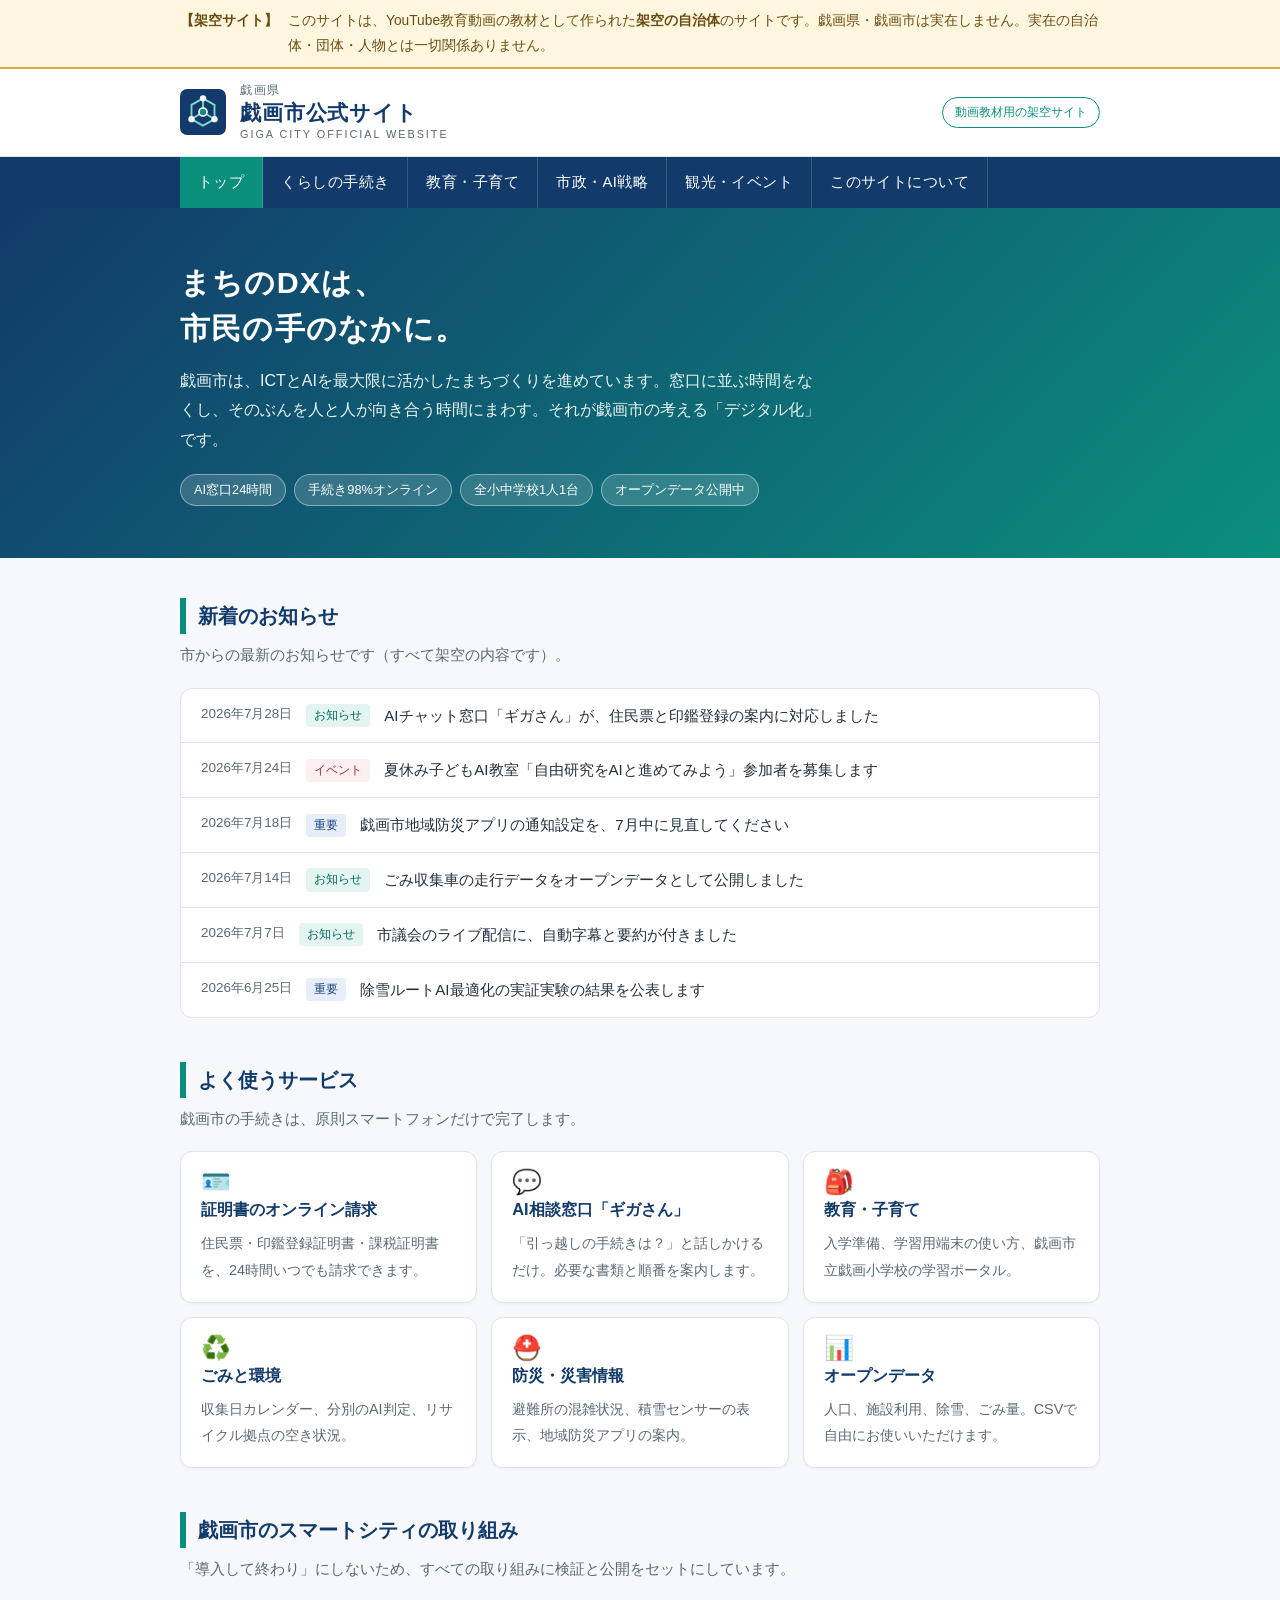
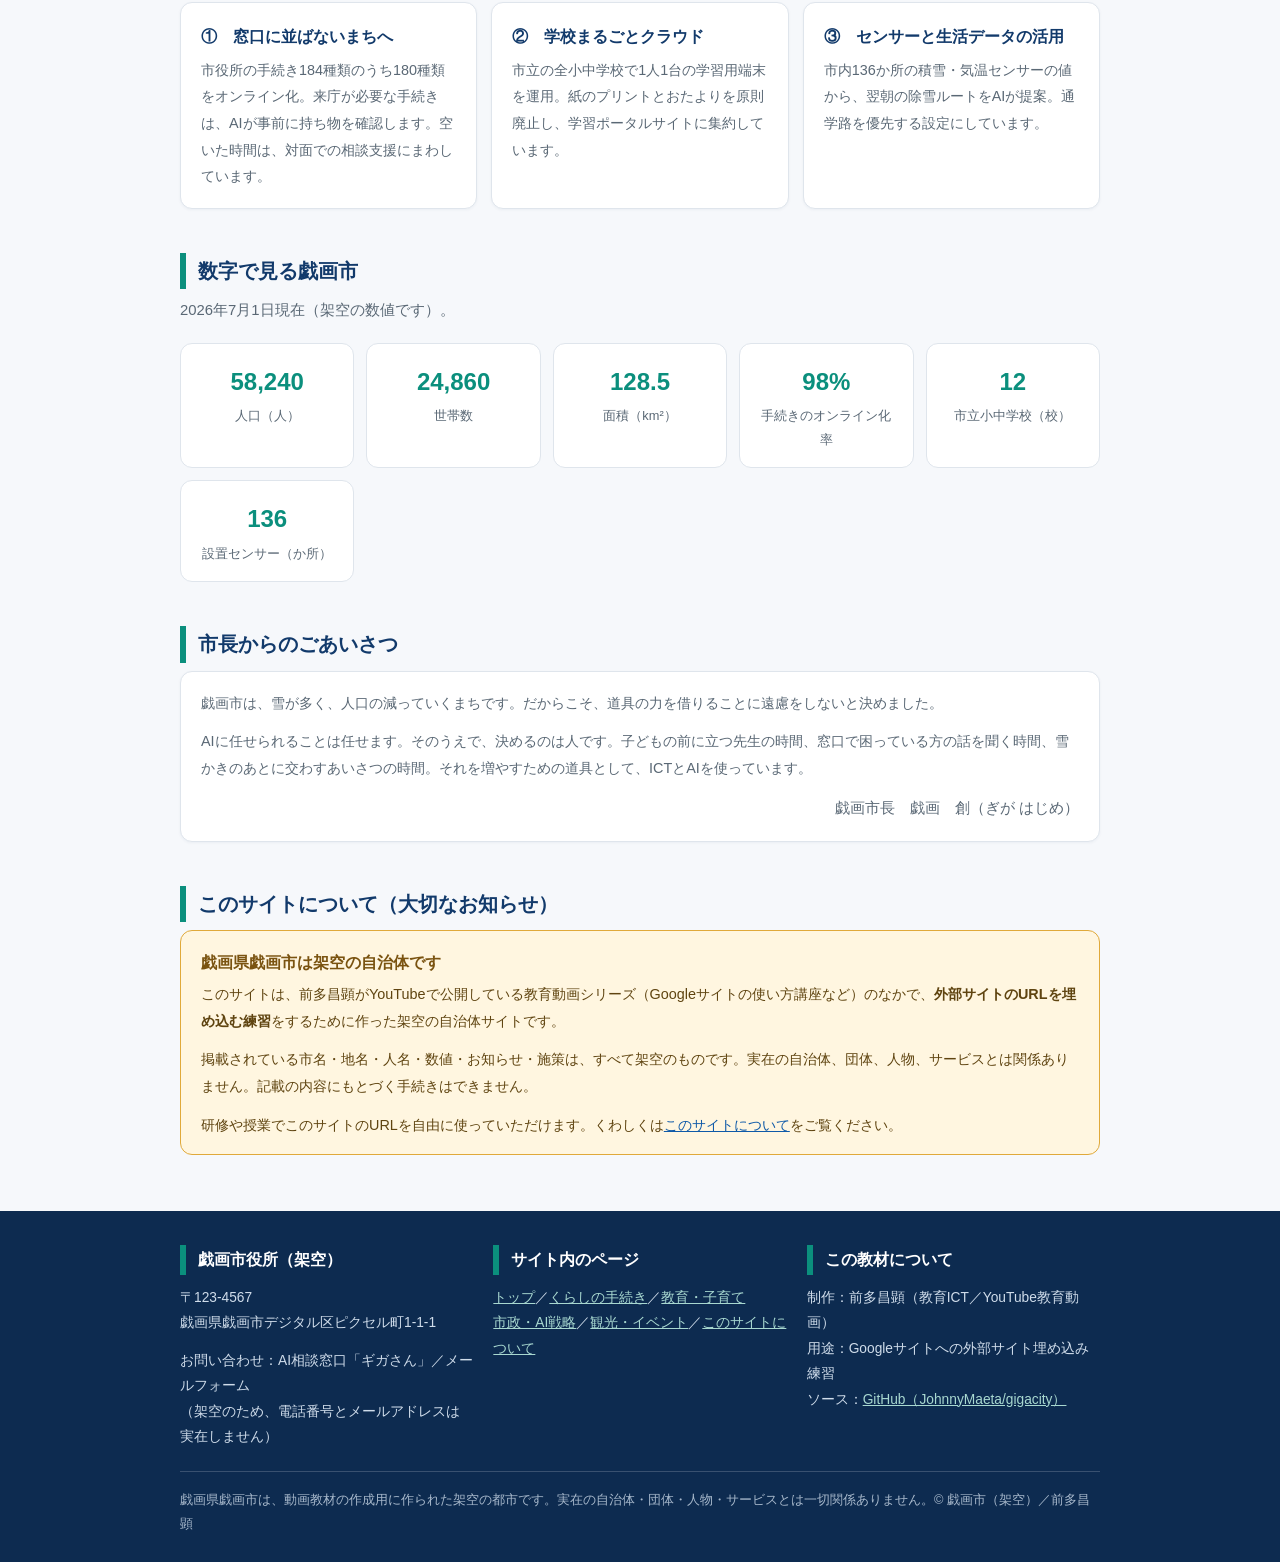
<file: index.html>
<!DOCTYPE html>
<html lang="ja">
<head>
<meta charset="UTF-8">
<meta name="viewport" content="width=device-width, initial-scale=1.0">
<title>戯画市公式サイト｜戯画県戯画市（架空の自治体）</title>
<meta name="description" content="戯画県戯画市の公式サイト（架空）。ICTとAIを最大限に活かしたまちづくりを進める人口58,240人のまちです。動画教材の作成用に作られた架空の都市で、実在の自治体とは関係ありません。">
<link rel="canonical" href="https://johnnymaeta.github.io/gigacity/">

<!-- Googleサイトなどに埋め込んだときのカード表示（OGP） -->
<meta property="og:type" content="website">
<meta property="og:site_name" content="戯画市公式サイト">
<meta property="og:title" content="戯画市公式サイト｜戯画県戯画市">
<meta property="og:description" content="ICTとAIを最大限に活かしたまちづくり。戯画県戯画市の公式サイトです（動画教材用に作られた架空の都市）。">
<meta property="og:url" content="https://johnnymaeta.github.io/gigacity/">
<meta property="og:image" content="https://johnnymaeta.github.io/gigacity/assets/ogp.png">
<meta property="og:image:width" content="1200">
<meta property="og:image:height" content="630">
<meta property="og:image:alt" content="戯画市公式サイト（架空の自治体）">
<meta property="og:locale" content="ja_JP">
<meta name="twitter:card" content="summary_large_image">
<meta name="twitter:title" content="戯画市公式サイト｜戯画県戯画市">
<meta name="twitter:description" content="ICTとAIを最大限に活かしたまちづくり。動画教材用に作られた架空の都市の公式サイトです。">
<meta name="twitter:image" content="https://johnnymaeta.github.io/gigacity/assets/ogp.png">
<meta name="thumbnail" content="https://johnnymaeta.github.io/gigacity/assets/ogp.png">

<link rel="icon" href="favicon.svg" type="image/svg+xml">
<link rel="alternate icon" href="favicon.ico" sizes="32x32">
<link rel="apple-touch-icon" href="apple-touch-icon.png">
<link rel="stylesheet" href="assets/style.css">
</head>
<body>

<div class="fiction-bar">
  <div class="wrap">
    <strong>【架空サイト】</strong>
    <span>このサイトは、YouTube教育動画の教材として作られた<b>架空の自治体</b>のサイトです。戯画県・戯画市は実在しません。実在の自治体・団体・人物とは一切関係ありません。</span>
  </div>
</div>

<header class="site-header">
  <div class="wrap">
    <svg class="emblem" viewBox="0 0 64 64" role="img" aria-label="戯画市 市章（架空）">
      <rect width="64" height="64" rx="10" fill="#123a6b"/>
      <g fill="none" stroke="#7fd8c9" stroke-width="2.6" stroke-linecap="round">
        <path d="M32 13 L48 22 L48 42 L32 51 L16 42 L16 22 Z"/>
        <path d="M32 13 L32 32 L48 42 M32 32 L16 42"/>
      </g>
      <g fill="#ffffff">
        <circle cx="32" cy="13" r="4.4"/><circle cx="48" cy="42" r="4.4"/><circle cx="16" cy="42" r="4.4"/>
      </g>
      <circle cx="32" cy="32" r="5.6" fill="#0b8f7d" stroke="#ffffff" stroke-width="2.2"/>
    </svg>
    <div class="site-title">
      <span class="pref">戯画県</span>
      <span class="name"><a href="index.html">戯画市公式サイト</a></span>
      <span class="en">GIGA CITY OFFICIAL WEBSITE</span>
    </div>
    <div class="header-tag">動画教材用の架空サイト</div>
  </div>
</header>

<nav class="gnav" aria-label="メインメニュー">
  <div class="wrap">
    <ul>
      <li><a href="index.html" aria-current="page">トップ</a></li>
      <li><a href="kurashi.html">くらしの手続き</a></li>
      <li><a href="kyoiku.html">教育・子育て</a></li>
      <li><a href="shisei.html">市政・AI戦略</a></li>
      <li><a href="kanko.html">観光・イベント</a></li>
      <li><a href="about.html">このサイトについて</a></li>
    </ul>
  </div>
</nav>

<div class="hero">
  <div class="wrap">
    <p class="catch">まちのDXは、<br>市民の手のなかに。</p>
    <p class="lead">戯画市は、ICTとAIを最大限に活かしたまちづくりを進めています。窓口に並ぶ時間をなくし、そのぶんを人と人が向き合う時間にまわす。それが戯画市の考える「デジタル化」です。</p>
    <div class="badges">
      <span>AI窓口24時間</span><span>手続き98%オンライン</span><span>全小中学校1人1台</span><span>オープンデータ公開中</span>
    </div>
  </div>
</div>

<main>
  <div class="wrap">

    <section aria-labelledby="news-h">
      <h2 id="news-h">新着のお知らせ</h2>
      <p class="sec-lead">市からの最新のお知らせです（すべて架空の内容です）。</p>
      <ul class="news">
        <li><time datetime="2026-07-28">2026年7月28日</time><span class="tag">お知らせ</span><span class="title">AIチャット窓口「ギガさん」が、住民票と印鑑登録の案内に対応しました</span></li>
        <li><time datetime="2026-07-24">2026年7月24日</time><span class="tag event">イベント</span><span class="title">夏休み子どもAI教室「自由研究をAIと進めてみよう」参加者を募集します</span></li>
        <li><time datetime="2026-07-18">2026年7月18日</time><span class="tag info">重要</span><span class="title">戯画市地域防災アプリの通知設定を、7月中に見直してください</span></li>
        <li><time datetime="2026-07-14">2026年7月14日</time><span class="tag">お知らせ</span><span class="title">ごみ収集車の走行データをオープンデータとして公開しました</span></li>
        <li><time datetime="2026-07-07">2026年7月7日</time><span class="tag">お知らせ</span><span class="title">市議会のライブ配信に、自動字幕と要約が付きました</span></li>
        <li><time datetime="2026-06-25">2026年6月25日</time><span class="tag info">重要</span><span class="title">除雪ルートAI最適化の実証実験の結果を公表します</span></li>
      </ul>
    </section>

    <section aria-labelledby="service-h">
      <h2 id="service-h">よく使うサービス</h2>
      <p class="sec-lead">戯画市の手続きは、原則スマートフォンだけで完了します。</p>
      <div class="grid">
        <a class="card" href="kurashi.html"><div class="icon">🪪</div><h3>証明書のオンライン請求</h3><p>住民票・印鑑登録証明書・課税証明書を、24時間いつでも請求できます。</p></a>
        <a class="card" href="kurashi.html#ai"><div class="icon">💬</div><h3>AI相談窓口「ギガさん」</h3><p>「引っ越しの手続きは？」と話しかけるだけ。必要な書類と順番を案内します。</p></a>
        <a class="card" href="kyoiku.html"><div class="icon">🎒</div><h3>教育・子育て</h3><p>入学準備、学習用端末の使い方、戯画市立戯画小学校の学習ポータル。</p></a>
        <a class="card" href="kurashi.html#gomi"><div class="icon">♻️</div><h3>ごみと環境</h3><p>収集日カレンダー、分別のAI判定、リサイクル拠点の空き状況。</p></a>
        <a class="card" href="shisei.html#bosai"><div class="icon">⛑️</div><h3>防災・災害情報</h3><p>避難所の混雑状況、積雪センサーの表示、地域防災アプリの案内。</p></a>
        <a class="card" href="shisei.html#opendata"><div class="icon">📊</div><h3>オープンデータ</h3><p>人口、施設利用、除雪、ごみ量。CSVで自由にお使いいただけます。</p></a>
      </div>
    </section>

    <section aria-labelledby="smart-h">
      <h2 id="smart-h">戯画市のスマートシティの取り組み</h2>
      <p class="sec-lead">「導入して終わり」にしないため、すべての取り組みに検証と公開をセットにしています。</p>
      <div class="grid">
        <div class="card"><h3>①　窓口に並ばないまちへ</h3><p>市役所の手続き184種類のうち180種類をオンライン化。来庁が必要な手続きは、AIが事前に持ち物を確認します。空いた時間は、対面での相談支援にまわしています。</p></div>
        <div class="card"><h3>②　学校まるごとクラウド</h3><p>市立の全小中学校で1人1台の学習用端末を運用。紙のプリントとおたよりを原則廃止し、学習ポータルサイトに集約しています。</p></div>
        <div class="card"><h3>③　センサーと生活データの活用</h3><p>市内136か所の積雪・気温センサーの値から、翌朝の除雪ルートをAIが提案。通学路を優先する設定にしています。</p></div>
      </div>
    </section>

    <section aria-labelledby="stats-h">
      <h2 id="stats-h">数字で見る戯画市</h2>
      <p class="sec-lead">2026年7月1日現在（架空の数値です）。</p>
      <div class="stats">
        <div class="stat"><div class="num">58,240</div><div class="label">人口（人）</div></div>
        <div class="stat"><div class="num">24,860</div><div class="label">世帯数</div></div>
        <div class="stat"><div class="num">128.5</div><div class="label">面積（km²）</div></div>
        <div class="stat"><div class="num">98%</div><div class="label">手続きのオンライン化率</div></div>
        <div class="stat"><div class="num">12</div><div class="label">市立小中学校（校）</div></div>
        <div class="stat"><div class="num">136</div><div class="label">設置センサー（か所）</div></div>
      </div>
    </section>

    <section aria-labelledby="mayor-h">
      <h2 id="mayor-h">市長からのごあいさつ</h2>
      <div class="card">
        <p>戯画市は、雪が多く、人口の減っていくまちです。だからこそ、道具の力を借りることに遠慮をしないと決めました。</p>
        <p>AIに任せられることは任せます。そのうえで、決めるのは人です。子どもの前に立つ先生の時間、窓口で困っている方の話を聞く時間、雪かきのあとに交わすあいさつの時間。それを増やすための道具として、ICTとAIを使っています。</p>
        <p style="text-align:right; margin-top:14px; font-size:0.92rem;">戯画市長　戯画　創（ぎが はじめ）</p>
      </div>
    </section>

    <section aria-labelledby="fiction-h">
      <h2 id="fiction-h">このサイトについて（大切なお知らせ）</h2>
      <div class="notice">
        <h3>戯画県戯画市は架空の自治体です</h3>
        <p>このサイトは、前多昌顕がYouTubeで公開している教育動画シリーズ（Googleサイトの使い方講座など）のなかで、<b>外部サイトのURLを埋め込む練習</b>をするために作った架空の自治体サイトです。</p>
        <p>掲載されている市名・地名・人名・数値・お知らせ・施策は、すべて架空のものです。実在の自治体、団体、人物、サービスとは関係ありません。記載の内容にもとづく手続きはできません。</p>
        <p>研修や授業でこのサイトのURLを自由に使っていただけます。くわしくは<a href="about.html">このサイトについて</a>をご覧ください。</p>
      </div>
    </section>

  </div>
</main>

<footer class="site-footer">
  <div class="wrap">
    <div class="cols">
      <div>
        <h2>戯画市役所（架空）</h2>
        <p>〒123-4567<br>戯画県戯画市デジタル区ピクセル町1-1-1</p>
        <p>お問い合わせ：AI相談窓口「ギガさん」／メールフォーム<br>（架空のため、電話番号とメールアドレスは実在しません）</p>
      </div>
      <div>
        <h2>サイト内のページ</h2>
        <p>
          <a href="index.html">トップ</a>／<a href="kurashi.html">くらしの手続き</a>／<a href="kyoiku.html">教育・子育て</a><br>
          <a href="shisei.html">市政・AI戦略</a>／<a href="kanko.html">観光・イベント</a>／<a href="about.html">このサイトについて</a>
        </p>
      </div>
      <div>
        <h2>この教材について</h2>
        <p>制作：前多昌顕（教育ICT／YouTube教育動画）<br>用途：Googleサイトへの外部サイト埋め込み練習<br>ソース：<a href="https://github.com/JohnnyMaeta/gigacity">GitHub（JohnnyMaeta/gigacity）</a></p>
      </div>
    </div>
    <p class="fine">戯画県戯画市は、動画教材の作成用に作られた架空の都市です。実在の自治体・団体・人物・サービスとは一切関係ありません。© 戯画市（架空）／前多昌顕</p>
  </div>
</footer>

</body>
</html>
</file>
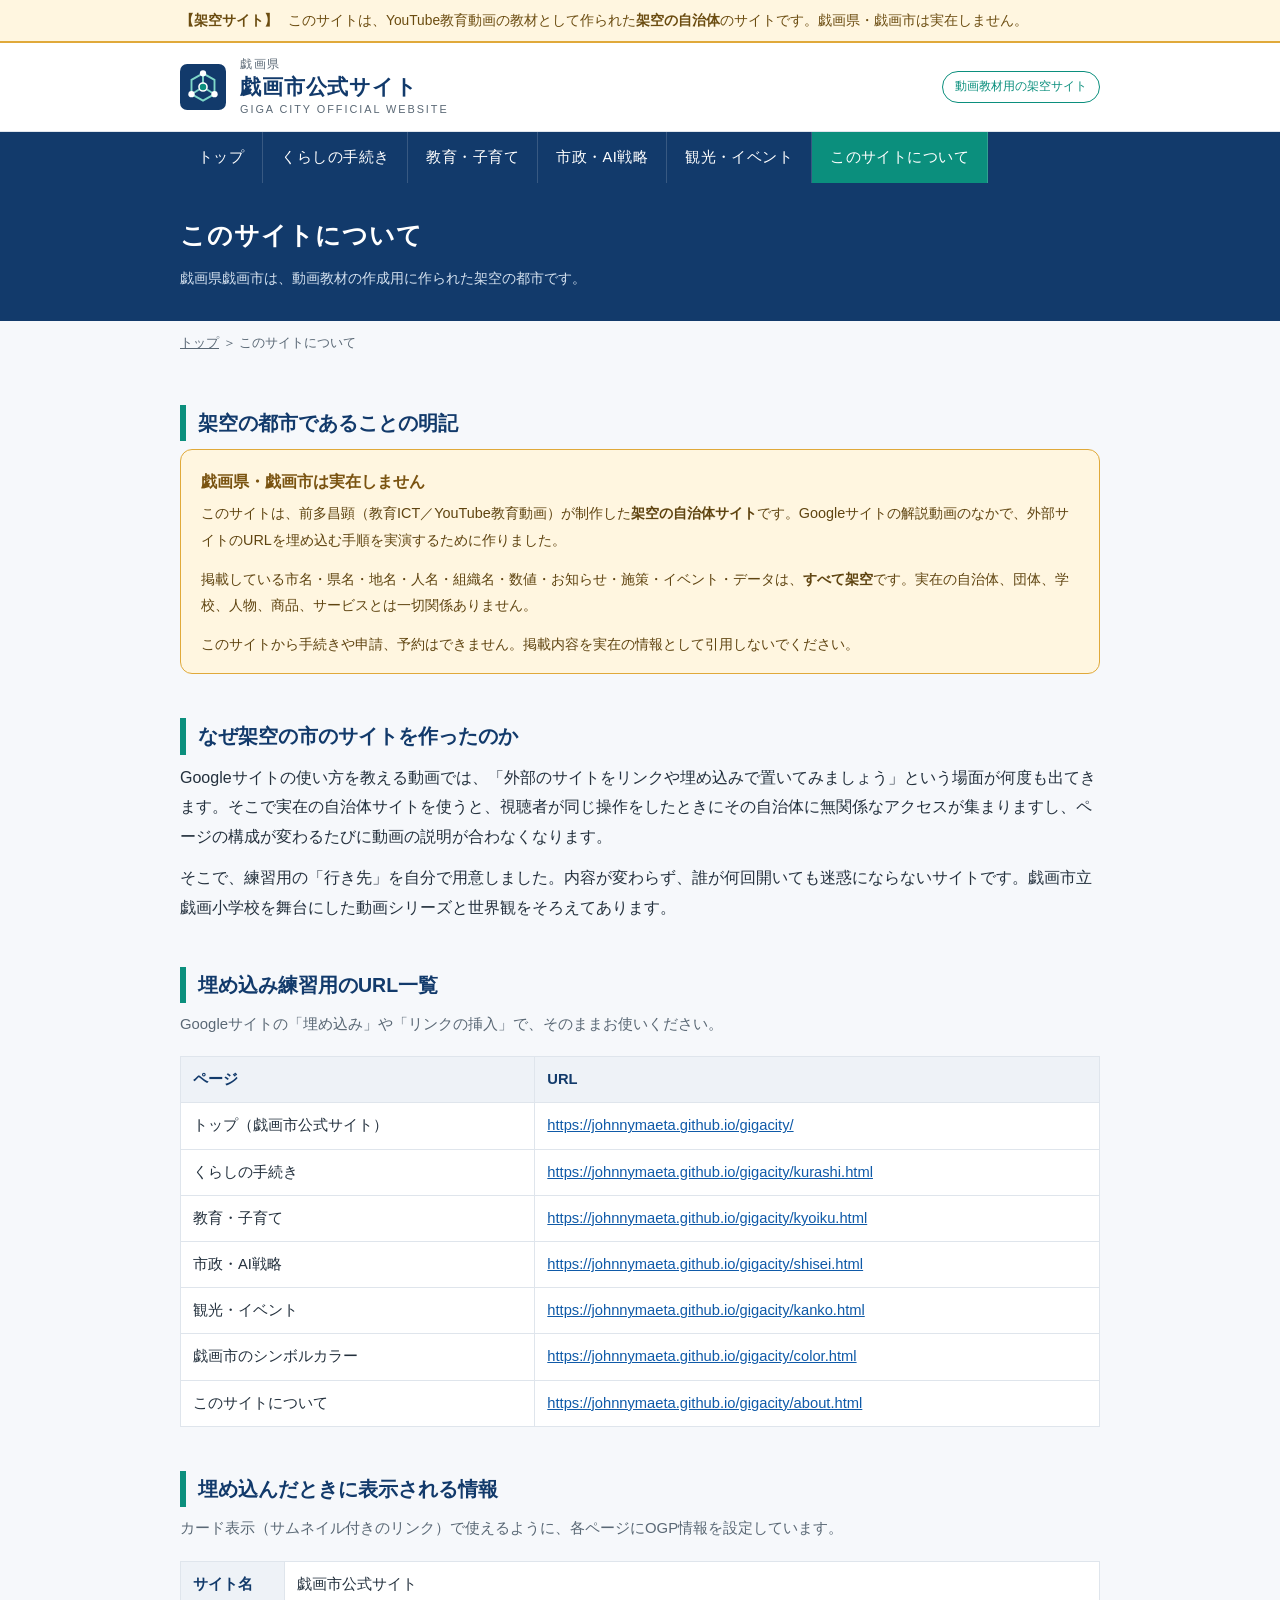
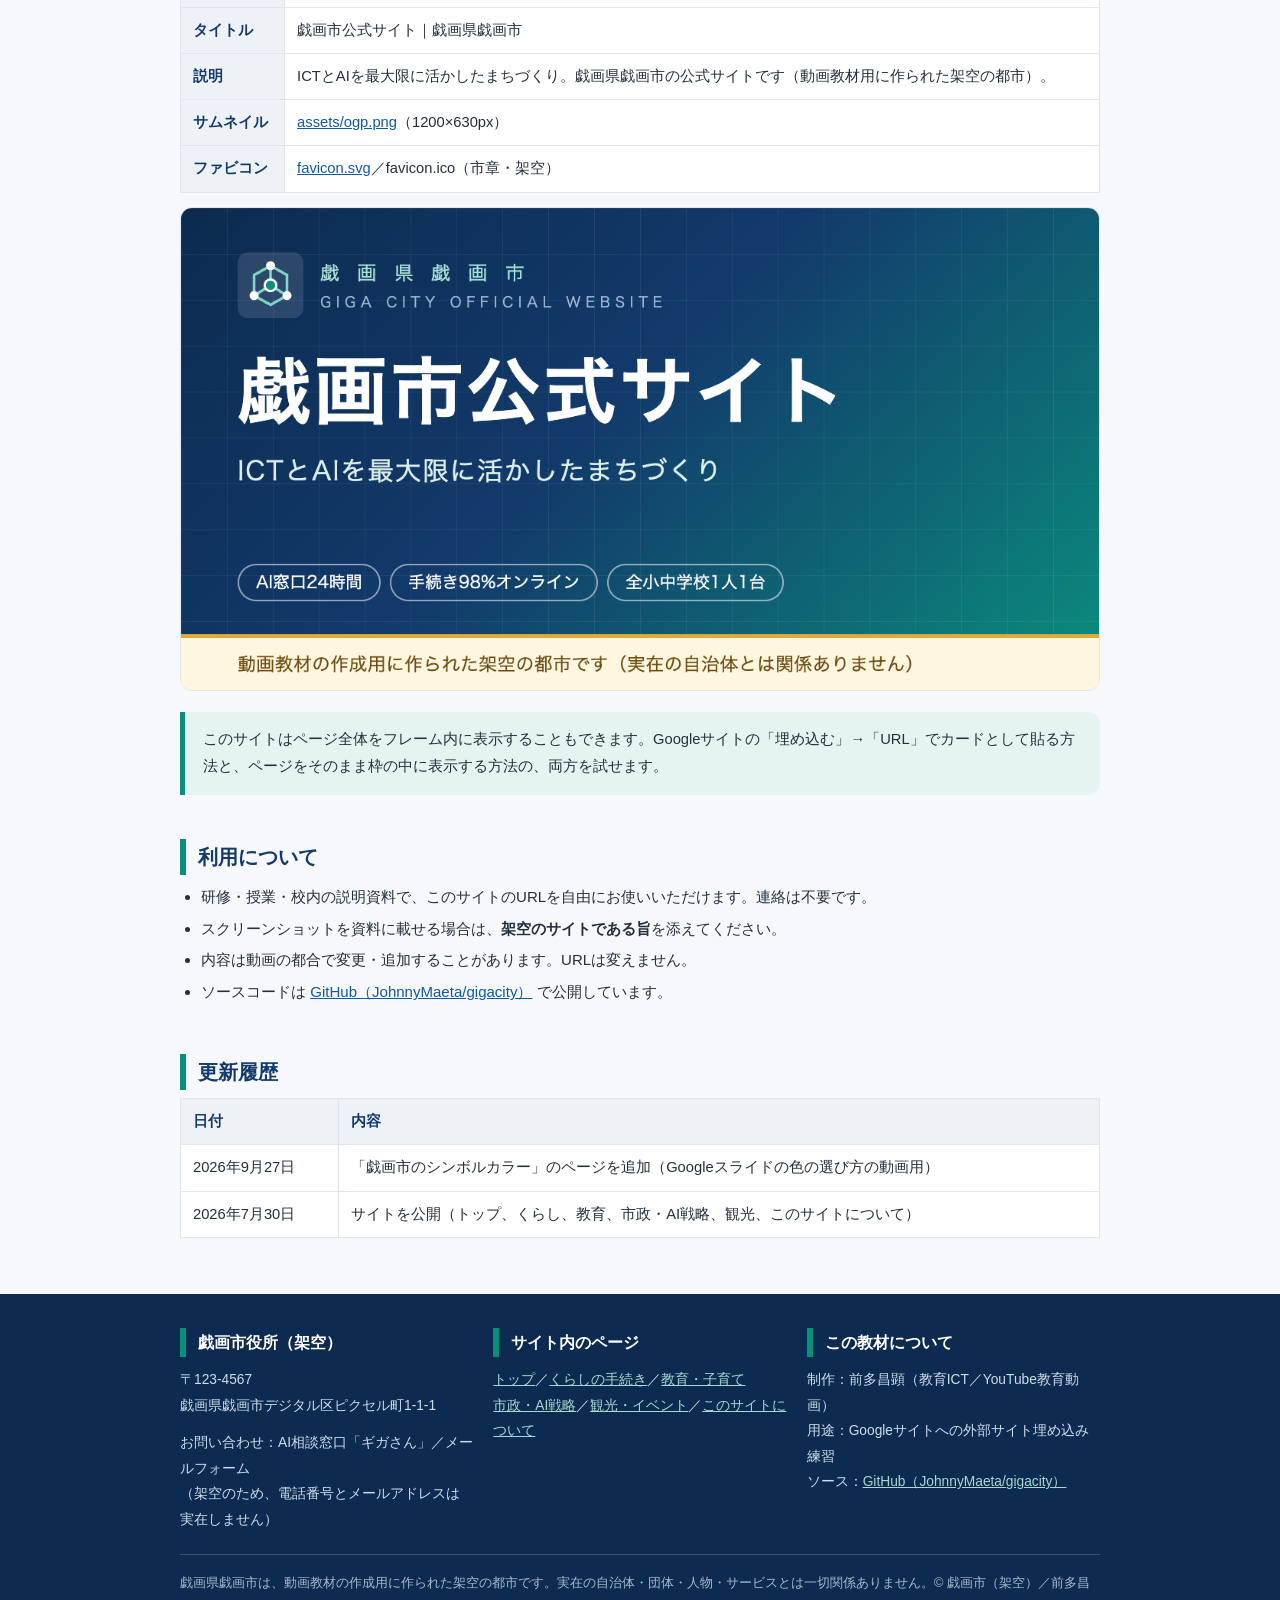
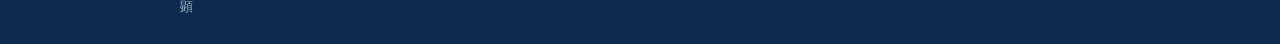
<file: about.html>
<!DOCTYPE html>
<html lang="ja">
<head>
<meta charset="UTF-8">
<meta name="viewport" content="width=device-width, initial-scale=1.0">
<title>このサイトについて（架空の自治体サイトです）｜戯画市公式サイト</title>
<meta name="description" content="戯画県戯画市は、YouTube教育動画の教材として作られた架空の都市です。実在の自治体とは関係ありません。Googleサイトへの埋め込み練習用のURL一覧も掲載しています。">
<link rel="canonical" href="https://johnnymaeta.github.io/gigacity/about.html">
<meta property="og:type" content="article">
<meta property="og:site_name" content="戯画市公式サイト">
<meta property="og:title" content="このサイトについて｜戯画市公式サイト（架空の自治体）">
<meta property="og:description" content="戯画県戯画市は動画教材用に作られた架空の都市です。埋め込み練習用のURL一覧と、利用の条件を掲載しています。">
<meta property="og:url" content="https://johnnymaeta.github.io/gigacity/about.html">
<meta property="og:image" content="https://johnnymaeta.github.io/gigacity/assets/ogp.png">
<meta property="og:image:width" content="1200">
<meta property="og:image:height" content="630">
<meta property="og:locale" content="ja_JP">
<meta name="twitter:card" content="summary_large_image">
<meta name="twitter:title" content="このサイトについて｜戯画市公式サイト（架空の自治体）">
<meta name="twitter:description" content="戯画県戯画市は動画教材用に作られた架空の都市です。埋め込み練習用のURL一覧を掲載しています。">
<meta name="twitter:image" content="https://johnnymaeta.github.io/gigacity/assets/ogp.png">
<link rel="icon" href="favicon.svg" type="image/svg+xml">
<link rel="alternate icon" href="favicon.ico" sizes="32x32">
<link rel="apple-touch-icon" href="apple-touch-icon.png">
<link rel="stylesheet" href="assets/style.css">
</head>
<body>

<div class="fiction-bar">
  <div class="wrap">
    <strong>【架空サイト】</strong>
    <span>このサイトは、YouTube教育動画の教材として作られた<b>架空の自治体</b>のサイトです。戯画県・戯画市は実在しません。</span>
  </div>
</div>

<header class="site-header">
  <div class="wrap">
    <svg class="emblem" viewBox="0 0 64 64" role="img" aria-label="戯画市 市章（架空）">
      <rect width="64" height="64" rx="10" fill="#123a6b"/>
      <g fill="none" stroke="#7fd8c9" stroke-width="2.6" stroke-linecap="round">
        <path d="M32 13 L48 22 L48 42 L32 51 L16 42 L16 22 Z"/>
        <path d="M32 13 L32 32 L48 42 M32 32 L16 42"/>
      </g>
      <g fill="#ffffff">
        <circle cx="32" cy="13" r="4.4"/><circle cx="48" cy="42" r="4.4"/><circle cx="16" cy="42" r="4.4"/>
      </g>
      <circle cx="32" cy="32" r="5.6" fill="#0b8f7d" stroke="#ffffff" stroke-width="2.2"/>
    </svg>
    <div class="site-title">
      <span class="pref">戯画県</span>
      <span class="name"><a href="index.html">戯画市公式サイト</a></span>
      <span class="en">GIGA CITY OFFICIAL WEBSITE</span>
    </div>
    <div class="header-tag">動画教材用の架空サイト</div>
  </div>
</header>

<nav class="gnav" aria-label="メインメニュー">
  <div class="wrap">
    <ul>
      <li><a href="index.html">トップ</a></li>
      <li><a href="kurashi.html">くらしの手続き</a></li>
      <li><a href="kyoiku.html">教育・子育て</a></li>
      <li><a href="shisei.html">市政・AI戦略</a></li>
      <li><a href="kanko.html">観光・イベント</a></li>
      <li><a href="about.html" aria-current="page">このサイトについて</a></li>
    </ul>
  </div>
</nav>

<div class="page-head">
  <div class="wrap">
    <h1>このサイトについて</h1>
    <p>戯画県戯画市は、動画教材の作成用に作られた架空の都市です。</p>
  </div>
</div>
<div class="wrap"><p class="breadcrumb"><a href="index.html">トップ</a> ＞ このサイトについて</p></div>

<main>
  <div class="wrap">

    <section aria-labelledby="fiction-h">
      <h2 id="fiction-h">架空の都市であることの明記</h2>
      <div class="notice">
        <h3>戯画県・戯画市は実在しません</h3>
        <p>このサイトは、前多昌顕（教育ICT／YouTube教育動画）が制作した<b>架空の自治体サイト</b>です。Googleサイトの解説動画のなかで、外部サイトのURLを埋め込む手順を実演するために作りました。</p>
        <p>掲載している市名・県名・地名・人名・組織名・数値・お知らせ・施策・イベント・データは、<b>すべて架空</b>です。実在の自治体、団体、学校、人物、商品、サービスとは一切関係ありません。</p>
        <p>このサイトから手続きや申請、予約はできません。掲載内容を実在の情報として引用しないでください。</p>
      </div>
    </section>

    <section aria-labelledby="why-h">
      <h2 id="why-h">なぜ架空の市のサイトを作ったのか</h2>
      <p>Googleサイトの使い方を教える動画では、「外部のサイトをリンクや埋め込みで置いてみましょう」という場面が何度も出てきます。そこで実在の自治体サイトを使うと、視聴者が同じ操作をしたときにその自治体に無関係なアクセスが集まりますし、ページの構成が変わるたびに動画の説明が合わなくなります。</p>
      <p>そこで、練習用の「行き先」を自分で用意しました。内容が変わらず、誰が何回開いても迷惑にならないサイトです。戯画市立戯画小学校を舞台にした動画シリーズと世界観をそろえてあります。</p>
    </section>

    <section aria-labelledby="urls-h">
      <h2 id="urls-h">埋め込み練習用のURL一覧</h2>
      <p class="sec-lead">Googleサイトの「埋め込み」や「リンクの挿入」で、そのままお使いください。</p>
      <div class="table-scroll">
        <table>
          <thead><tr><th>ページ</th><th>URL</th></tr></thead>
          <tbody>
            <tr><td>トップ（戯画市公式サイト）</td><td><a href="https://johnnymaeta.github.io/gigacity/">https://johnnymaeta.github.io/gigacity/</a></td></tr>
            <tr><td>くらしの手続き</td><td><a href="https://johnnymaeta.github.io/gigacity/kurashi.html">https://johnnymaeta.github.io/gigacity/kurashi.html</a></td></tr>
            <tr><td>教育・子育て</td><td><a href="https://johnnymaeta.github.io/gigacity/kyoiku.html">https://johnnymaeta.github.io/gigacity/kyoiku.html</a></td></tr>
            <tr><td>市政・AI戦略</td><td><a href="https://johnnymaeta.github.io/gigacity/shisei.html">https://johnnymaeta.github.io/gigacity/shisei.html</a></td></tr>
            <tr><td>観光・イベント</td><td><a href="https://johnnymaeta.github.io/gigacity/kanko.html">https://johnnymaeta.github.io/gigacity/kanko.html</a></td></tr>
            <tr><td>戯画市のシンボルカラー</td><td><a href="https://johnnymaeta.github.io/gigacity/color.html">https://johnnymaeta.github.io/gigacity/color.html</a></td></tr>
            <tr><td>このサイトについて</td><td><a href="https://johnnymaeta.github.io/gigacity/about.html">https://johnnymaeta.github.io/gigacity/about.html</a></td></tr>
          </tbody>
        </table>
      </div>
    </section>

    <section aria-labelledby="embed-h">
      <h2 id="embed-h">埋め込んだときに表示される情報</h2>
      <p class="sec-lead">カード表示（サムネイル付きのリンク）で使えるように、各ページにOGP情報を設定しています。</p>
      <div class="table-scroll">
        <table>
          <tbody>
            <tr><th>サイト名</th><td>戯画市公式サイト</td></tr>
            <tr><th>タイトル</th><td>戯画市公式サイト｜戯画県戯画市</td></tr>
            <tr><th>説明</th><td>ICTとAIを最大限に活かしたまちづくり。戯画県戯画市の公式サイトです（動画教材用に作られた架空の都市）。</td></tr>
            <tr><th>サムネイル</th><td><a href="assets/ogp.png">assets/ogp.png</a>（1200×630px）</td></tr>
            <tr><th>ファビコン</th><td><a href="favicon.svg">favicon.svg</a>／favicon.ico（市章・架空）</td></tr>
          </tbody>
        </table>
      </div>
      <p style="margin-top:14px;"><img src="assets/ogp.png" alt="埋め込み時に表示されるサムネイル画像（戯画市公式サイト）" width="1200" height="630" style="border:1px solid #dfe5ec; border-radius:12px; height:auto;"></p>
      <p class="callout">このサイトはページ全体をフレーム内に表示することもできます。Googleサイトの「埋め込む」→「URL」でカードとして貼る方法と、ページをそのまま枠の中に表示する方法の、両方を試せます。</p>
    </section>

    <section aria-labelledby="use-h">
      <h2 id="use-h">利用について</h2>
      <ul class="dots">
        <li>研修・授業・校内の説明資料で、このサイトのURLを自由にお使いいただけます。連絡は不要です。</li>
        <li>スクリーンショットを資料に載せる場合は、<b>架空のサイトである旨</b>を添えてください。</li>
        <li>内容は動画の都合で変更・追加することがあります。URLは変えません。</li>
        <li>ソースコードは <a href="https://github.com/JohnnyMaeta/gigacity">GitHub（JohnnyMaeta/gigacity）</a> で公開しています。</li>
      </ul>
    </section>

    <section aria-labelledby="rireki-h">
      <h2 id="rireki-h">更新履歴</h2>
      <div class="table-scroll">
        <table>
          <thead><tr><th>日付</th><th>内容</th></tr></thead>
          <tbody>
            <tr><td>2026年9月27日</td><td>「戯画市のシンボルカラー」のページを追加（Googleスライドの色の選び方の動画用）</td></tr>
            <tr><td>2026年7月30日</td><td>サイトを公開（トップ、くらし、教育、市政・AI戦略、観光、このサイトについて）</td></tr>
          </tbody>
        </table>
      </div>
    </section>

  </div>
</main>

<footer class="site-footer">
  <div class="wrap">
    <div class="cols">
      <div>
        <h2>戯画市役所（架空）</h2>
        <p>〒123-4567<br>戯画県戯画市デジタル区ピクセル町1-1-1</p>
        <p>お問い合わせ：AI相談窓口「ギガさん」／メールフォーム<br>（架空のため、電話番号とメールアドレスは実在しません）</p>
      </div>
      <div>
        <h2>サイト内のページ</h2>
        <p>
          <a href="index.html">トップ</a>／<a href="kurashi.html">くらしの手続き</a>／<a href="kyoiku.html">教育・子育て</a><br>
          <a href="shisei.html">市政・AI戦略</a>／<a href="kanko.html">観光・イベント</a>／<a href="about.html">このサイトについて</a>
        </p>
      </div>
      <div>
        <h2>この教材について</h2>
        <p>制作：前多昌顕（教育ICT／YouTube教育動画）<br>用途：Googleサイトへの外部サイト埋め込み練習<br>ソース：<a href="https://github.com/JohnnyMaeta/gigacity">GitHub（JohnnyMaeta/gigacity）</a></p>
      </div>
    </div>
    <p class="fine">戯画県戯画市は、動画教材の作成用に作られた架空の都市です。実在の自治体・団体・人物・サービスとは一切関係ありません。© 戯画市（架空）／前多昌顕</p>
  </div>
</footer>

</body>
</html>
</file>
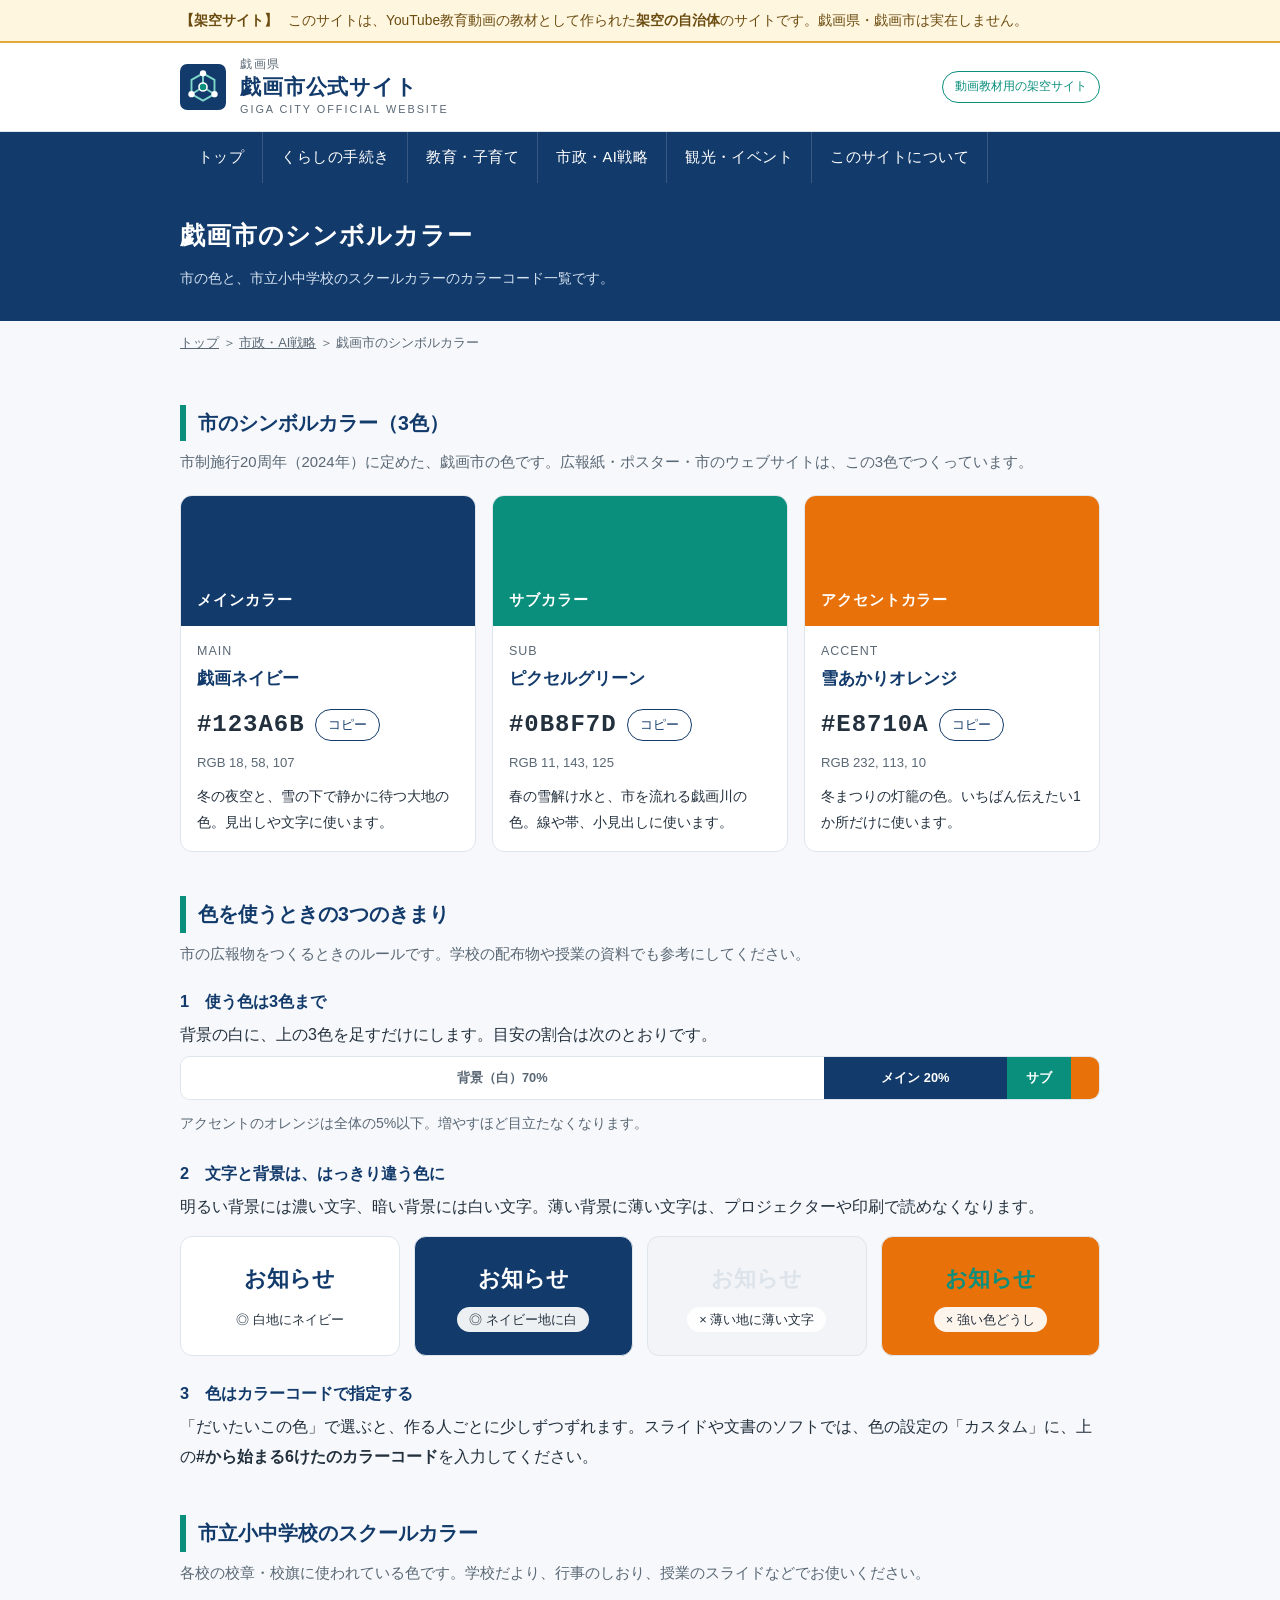
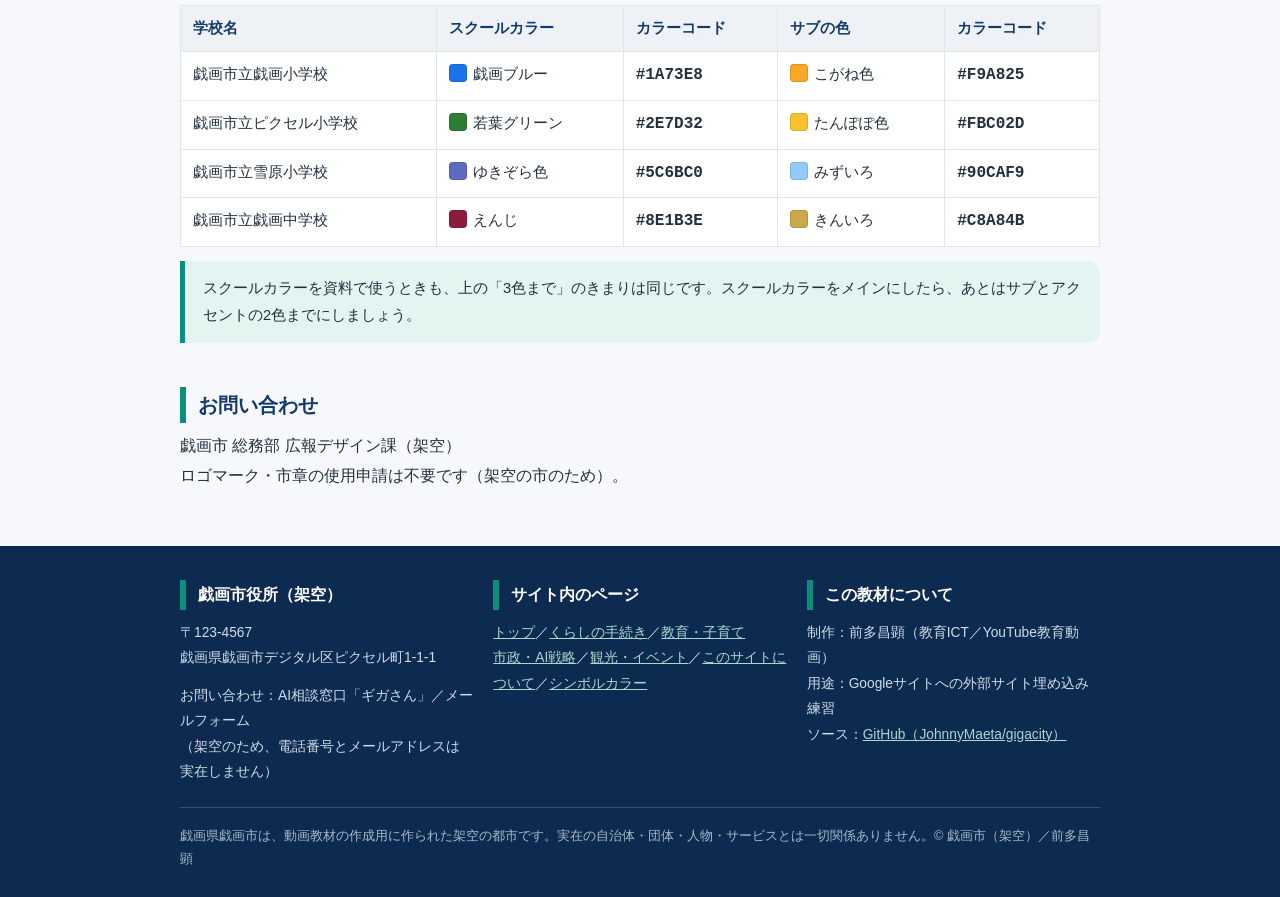
<file: color.html>
<!DOCTYPE html>
<html lang="ja">
<head>
<meta charset="UTF-8">
<meta name="viewport" content="width=device-width, initial-scale=1.0">
<title>戯画市のシンボルカラー（カラーコード一覧）｜戯画市公式サイト</title>
<meta name="description" content="戯画市のシンボルカラー3色と、市立小中学校のスクールカラーのカラーコード（16進数）一覧です。広報物や授業資料で色をそろえるときにお使いください（架空の自治体です）。">
<link rel="canonical" href="https://johnnymaeta.github.io/gigacity/color.html">
<meta property="og:type" content="article">
<meta property="og:site_name" content="戯画市公式サイト">
<meta property="og:title" content="戯画市のシンボルカラー｜戯画市公式サイト（架空の自治体）">
<meta property="og:description" content="市のシンボルカラー3色と、市立小中学校のスクールカラーのカラーコード一覧（架空の自治体です）。">
<meta property="og:url" content="https://johnnymaeta.github.io/gigacity/color.html">
<meta property="og:image" content="https://johnnymaeta.github.io/gigacity/assets/ogp.png">
<meta property="og:image:width" content="1200">
<meta property="og:image:height" content="630">
<meta property="og:locale" content="ja_JP">
<meta name="twitter:card" content="summary_large_image">
<meta name="twitter:title" content="戯画市のシンボルカラー｜戯画市公式サイト（架空の自治体）">
<meta name="twitter:description" content="市のシンボルカラー3色と、市立小中学校のスクールカラーのカラーコード一覧。">
<meta name="twitter:image" content="https://johnnymaeta.github.io/gigacity/assets/ogp.png">
<link rel="icon" href="favicon.svg" type="image/svg+xml">
<link rel="alternate icon" href="favicon.ico" sizes="32x32">
<link rel="apple-touch-icon" href="apple-touch-icon.png">
<link rel="stylesheet" href="assets/style.css">
<style>
.swatches { display: grid; gap: 16px; grid-template-columns: repeat(auto-fit, minmax(260px, 1fr)); }
.swatch { background: var(--card); border: 1px solid var(--line); border-radius: var(--radius); overflow: hidden; }
.swatch .chip { height: 130px; display: flex; align-items: flex-end; padding: 12px 16px; color: #fff; font-weight: 700; font-size: 0.95rem; letter-spacing: 0.06em; }
.swatch .body { padding: 14px 16px 16px; }
.swatch .role { font-size: 0.78rem; color: var(--ink-soft); letter-spacing: 0.08em; }
.swatch .cname { font-size: 1.08rem; font-weight: 700; color: var(--navy); }
.hex-row { display: flex; align-items: center; gap: 10px; margin-top: 8px; flex-wrap: wrap; }
.hex { font-family: "SFMono-Regular", Menlo, Consolas, monospace; font-size: 1.5rem; font-weight: 700; letter-spacing: 0.04em; color: var(--ink); user-select: all; }
.copy { font: inherit; font-size: 0.8rem; background: #fff; color: var(--navy); border: 1px solid var(--navy); border-radius: 999px; padding: 3px 12px; cursor: pointer; }
.copy:hover { background: var(--navy); color: #fff; }
.copy.done { background: var(--teal); border-color: var(--teal); color: #fff; }
.rgb { font-size: 0.82rem; color: var(--ink-soft); margin-top: 4px; font-variant-numeric: tabular-nums; }
.swatch .origin { font-size: 0.88rem; margin-top: 8px; }
.ratio { display: flex; height: 44px; border-radius: 10px; overflow: hidden; border: 1px solid var(--line); margin: 6px 0 10px; }
.ratio div { display: flex; align-items: center; justify-content: center; font-size: 0.8rem; font-weight: 700; }
.contrast { display: grid; gap: 14px; grid-template-columns: repeat(auto-fit, minmax(200px, 1fr)); }
.sample { border-radius: var(--radius); border: 1px solid var(--line); padding: 22px 16px; text-align: center; }
.sample .t { font-size: 1.35rem; font-weight: 700; }
.sample .v { margin-top: 8px; font-size: 0.8rem; background: rgba(255,255,255,0.92); color: var(--ink); border-radius: 999px; display: inline-block; padding: 1px 12px; }
td .dot { display: inline-block; width: 18px; height: 18px; border-radius: 4px; vertical-align: -3px; margin-right: 6px; border: 1px solid rgba(0,0,0,0.12); }
td code { font-family: "SFMono-Regular", Menlo, Consolas, monospace; font-size: 1rem; font-weight: 700; user-select: all; }
</style>
</head>
<body>

<div class="fiction-bar">
  <div class="wrap">
    <strong>【架空サイト】</strong>
    <span>このサイトは、YouTube教育動画の教材として作られた<b>架空の自治体</b>のサイトです。戯画県・戯画市は実在しません。</span>
  </div>
</div>

<header class="site-header">
  <div class="wrap">
    <svg class="emblem" viewBox="0 0 64 64" role="img" aria-label="戯画市 市章（架空）">
      <rect width="64" height="64" rx="10" fill="#123a6b"/>
      <g fill="none" stroke="#7fd8c9" stroke-width="2.6" stroke-linecap="round">
        <path d="M32 13 L48 22 L48 42 L32 51 L16 42 L16 22 Z"/>
        <path d="M32 13 L32 32 L48 42 M32 32 L16 42"/>
      </g>
      <g fill="#ffffff">
        <circle cx="32" cy="13" r="4.4"/><circle cx="48" cy="42" r="4.4"/><circle cx="16" cy="42" r="4.4"/>
      </g>
      <circle cx="32" cy="32" r="5.6" fill="#0b8f7d" stroke="#ffffff" stroke-width="2.2"/>
    </svg>
    <div class="site-title">
      <span class="pref">戯画県</span>
      <span class="name"><a href="index.html">戯画市公式サイト</a></span>
      <span class="en">GIGA CITY OFFICIAL WEBSITE</span>
    </div>
    <div class="header-tag">動画教材用の架空サイト</div>
  </div>
</header>

<nav class="gnav" aria-label="メインメニュー">
  <div class="wrap">
    <ul>
      <li><a href="index.html">トップ</a></li>
      <li><a href="kurashi.html">くらしの手続き</a></li>
      <li><a href="kyoiku.html">教育・子育て</a></li>
      <li><a href="shisei.html">市政・AI戦略</a></li>
      <li><a href="kanko.html">観光・イベント</a></li>
      <li><a href="about.html">このサイトについて</a></li>
    </ul>
  </div>
</nav>

<div class="page-head">
  <div class="wrap">
    <h1>戯画市のシンボルカラー</h1>
    <p>市の色と、市立小中学校のスクールカラーのカラーコード一覧です。</p>
  </div>
</div>
<div class="wrap"><p class="breadcrumb"><a href="index.html">トップ</a> ＞ <a href="shisei.html">市政・AI戦略</a> ＞ 戯画市のシンボルカラー</p></div>

<main>
  <div class="wrap">

    <section aria-labelledby="symbol-h">
      <h2 id="symbol-h">市のシンボルカラー（3色）</h2>
      <p class="sec-lead">市制施行20周年（2024年）に定めた、戯画市の色です。広報紙・ポスター・市のウェブサイトは、この3色でつくっています。</p>
      <div class="swatches">
        <div class="swatch">
          <div class="chip" style="background:#123A6B;">メインカラー</div>
          <div class="body">
            <div class="role">MAIN</div>
            <div class="cname">戯画ネイビー</div>
            <div class="hex-row"><span class="hex">#123A6B</span><button class="copy" type="button" data-hex="#123A6B">コピー</button></div>
            <div class="rgb">RGB 18, 58, 107</div>
            <p class="origin">冬の夜空と、雪の下で静かに待つ大地の色。見出しや文字に使います。</p>
          </div>
        </div>
        <div class="swatch">
          <div class="chip" style="background:#0B8F7D;">サブカラー</div>
          <div class="body">
            <div class="role">SUB</div>
            <div class="cname">ピクセルグリーン</div>
            <div class="hex-row"><span class="hex">#0B8F7D</span><button class="copy" type="button" data-hex="#0B8F7D">コピー</button></div>
            <div class="rgb">RGB 11, 143, 125</div>
            <p class="origin">春の雪解け水と、市を流れる戯画川の色。線や帯、小見出しに使います。</p>
          </div>
        </div>
        <div class="swatch">
          <div class="chip" style="background:#E8710A;">アクセントカラー</div>
          <div class="body">
            <div class="role">ACCENT</div>
            <div class="cname">雪あかりオレンジ</div>
            <div class="hex-row"><span class="hex">#E8710A</span><button class="copy" type="button" data-hex="#E8710A">コピー</button></div>
            <div class="rgb">RGB 232, 113, 10</div>
            <p class="origin">冬まつりの灯籠の色。いちばん伝えたい1か所だけに使います。</p>
          </div>
        </div>
      </div>
    </section>

    <section aria-labelledby="rule-h">
      <h2 id="rule-h">色を使うときの3つのきまり</h2>
      <p class="sec-lead">市の広報物をつくるときのルールです。学校の配布物や授業の資料でも参考にしてください。</p>
      <h3>1　使う色は3色まで</h3>
      <p>背景の白に、上の3色を足すだけにします。目安の割合は次のとおりです。</p>
      <div class="ratio" aria-label="配色の割合の目安">
        <div style="flex:70; background:#FFFFFF; color:#5a6875;">背景（白）70%</div>
        <div style="flex:20; background:#123A6B; color:#fff;">メイン 20%</div>
        <div style="flex:7; background:#0B8F7D; color:#fff;">サブ</div>
        <div style="flex:3; background:#E8710A;"></div>
      </div>
      <p style="font-size:0.88rem; color:var(--ink-soft);">アクセントのオレンジは全体の5%以下。増やすほど目立たなくなります。</p>
      <h3 style="margin-top:22px;">2　文字と背景は、はっきり違う色に</h3>
      <p>明るい背景には濃い文字、暗い背景には白い文字。薄い背景に薄い文字は、プロジェクターや印刷で読めなくなります。</p>
      <div class="contrast" style="margin-top:14px;">
        <div class="sample" style="background:#FFFFFF; color:#123A6B;"><div class="t">お知らせ</div><div class="v">◎ 白地にネイビー</div></div>
        <div class="sample" style="background:#123A6B; color:#FFFFFF;"><div class="t">お知らせ</div><div class="v">◎ ネイビー地に白</div></div>
        <div class="sample" style="background:#F2F4F7; color:#DDE3EA;"><div class="t">お知らせ</div><div class="v">× 薄い地に薄い文字</div></div>
        <div class="sample" style="background:#E8710A; color:#0B8F7D;"><div class="t">お知らせ</div><div class="v">× 強い色どうし</div></div>
      </div>
      <h3 style="margin-top:22px;">3　色はカラーコードで指定する</h3>
      <p>「だいたいこの色」で選ぶと、作る人ごとに少しずつずれます。スライドや文書のソフトでは、色の設定の「カスタム」に、上の<b>#から始まる6けたのカラーコード</b>を入力してください。</p>
    </section>

    <section aria-labelledby="school-h">
      <h2 id="school-h">市立小中学校のスクールカラー</h2>
      <p class="sec-lead">各校の校章・校旗に使われている色です。学校だより、行事のしおり、授業のスライドなどでお使いください。</p>
      <div class="table-scroll">
        <table>
          <thead><tr><th>学校名</th><th>スクールカラー</th><th>カラーコード</th><th>サブの色</th><th>カラーコード</th></tr></thead>
          <tbody>
            <tr><td>戯画市立戯画小学校</td><td><span class="dot" style="background:#1A73E8;"></span>戯画ブルー</td><td><code>#1A73E8</code></td><td><span class="dot" style="background:#F9A825;"></span>こがね色</td><td><code>#F9A825</code></td></tr>
            <tr><td>戯画市立ピクセル小学校</td><td><span class="dot" style="background:#2E7D32;"></span>若葉グリーン</td><td><code>#2E7D32</code></td><td><span class="dot" style="background:#FBC02D;"></span>たんぽぽ色</td><td><code>#FBC02D</code></td></tr>
            <tr><td>戯画市立雪原小学校</td><td><span class="dot" style="background:#5C6BC0;"></span>ゆきぞら色</td><td><code>#5C6BC0</code></td><td><span class="dot" style="background:#90CAF9;"></span>みずいろ</td><td><code>#90CAF9</code></td></tr>
            <tr><td>戯画市立戯画中学校</td><td><span class="dot" style="background:#8E1B3E;"></span>えんじ</td><td><code>#8E1B3E</code></td><td><span class="dot" style="background:#C8A84B;"></span>きんいろ</td><td><code>#C8A84B</code></td></tr>
          </tbody>
        </table>
      </div>
      <p class="callout" style="margin-top:14px;">スクールカラーを資料で使うときも、上の「3色まで」のきまりは同じです。スクールカラーをメインにしたら、あとはサブとアクセントの2色までにしましょう。</p>
    </section>

    <section aria-labelledby="toiawase-h">
      <h2 id="toiawase-h">お問い合わせ</h2>
      <p>戯画市 総務部 広報デザイン課（架空）<br>ロゴマーク・市章の使用申請は不要です（架空の市のため）。</p>
    </section>

  </div>
</main>

<footer class="site-footer">
  <div class="wrap">
    <div class="cols">
      <div>
        <h2>戯画市役所（架空）</h2>
        <p>〒123-4567<br>戯画県戯画市デジタル区ピクセル町1-1-1</p>
        <p>お問い合わせ：AI相談窓口「ギガさん」／メールフォーム<br>（架空のため、電話番号とメールアドレスは実在しません）</p>
      </div>
      <div>
        <h2>サイト内のページ</h2>
        <p>
          <a href="index.html">トップ</a>／<a href="kurashi.html">くらしの手続き</a>／<a href="kyoiku.html">教育・子育て</a><br>
          <a href="shisei.html">市政・AI戦略</a>／<a href="kanko.html">観光・イベント</a>／<a href="about.html">このサイトについて</a>／<a href="color.html">シンボルカラー</a>
        </p>
      </div>
      <div>
        <h2>この教材について</h2>
        <p>制作：前多昌顕（教育ICT／YouTube教育動画）<br>用途：Googleサイトへの外部サイト埋め込み練習<br>ソース：<a href="https://github.com/JohnnyMaeta/gigacity">GitHub（JohnnyMaeta/gigacity）</a></p>
      </div>
    </div>
    <p class="fine">戯画県戯画市は、動画教材の作成用に作られた架空の都市です。実在の自治体・団体・人物・サービスとは一切関係ありません。© 戯画市（架空）／前多昌顕</p>
  </div>
</footer>

<script>
document.querySelectorAll('.copy').forEach(function (b) {
  b.addEventListener('click', function () {
    var hex = b.getAttribute('data-hex');
    var ok = function () { b.textContent = 'コピーしました'; b.classList.add('done'); setTimeout(function () { b.textContent = 'コピー'; b.classList.remove('done'); }, 1600); };
    try { navigator.clipboard.writeText(hex).then(ok, function () {}); } catch (e) {}
  });
});
</script>
</body>
</html>
</file>
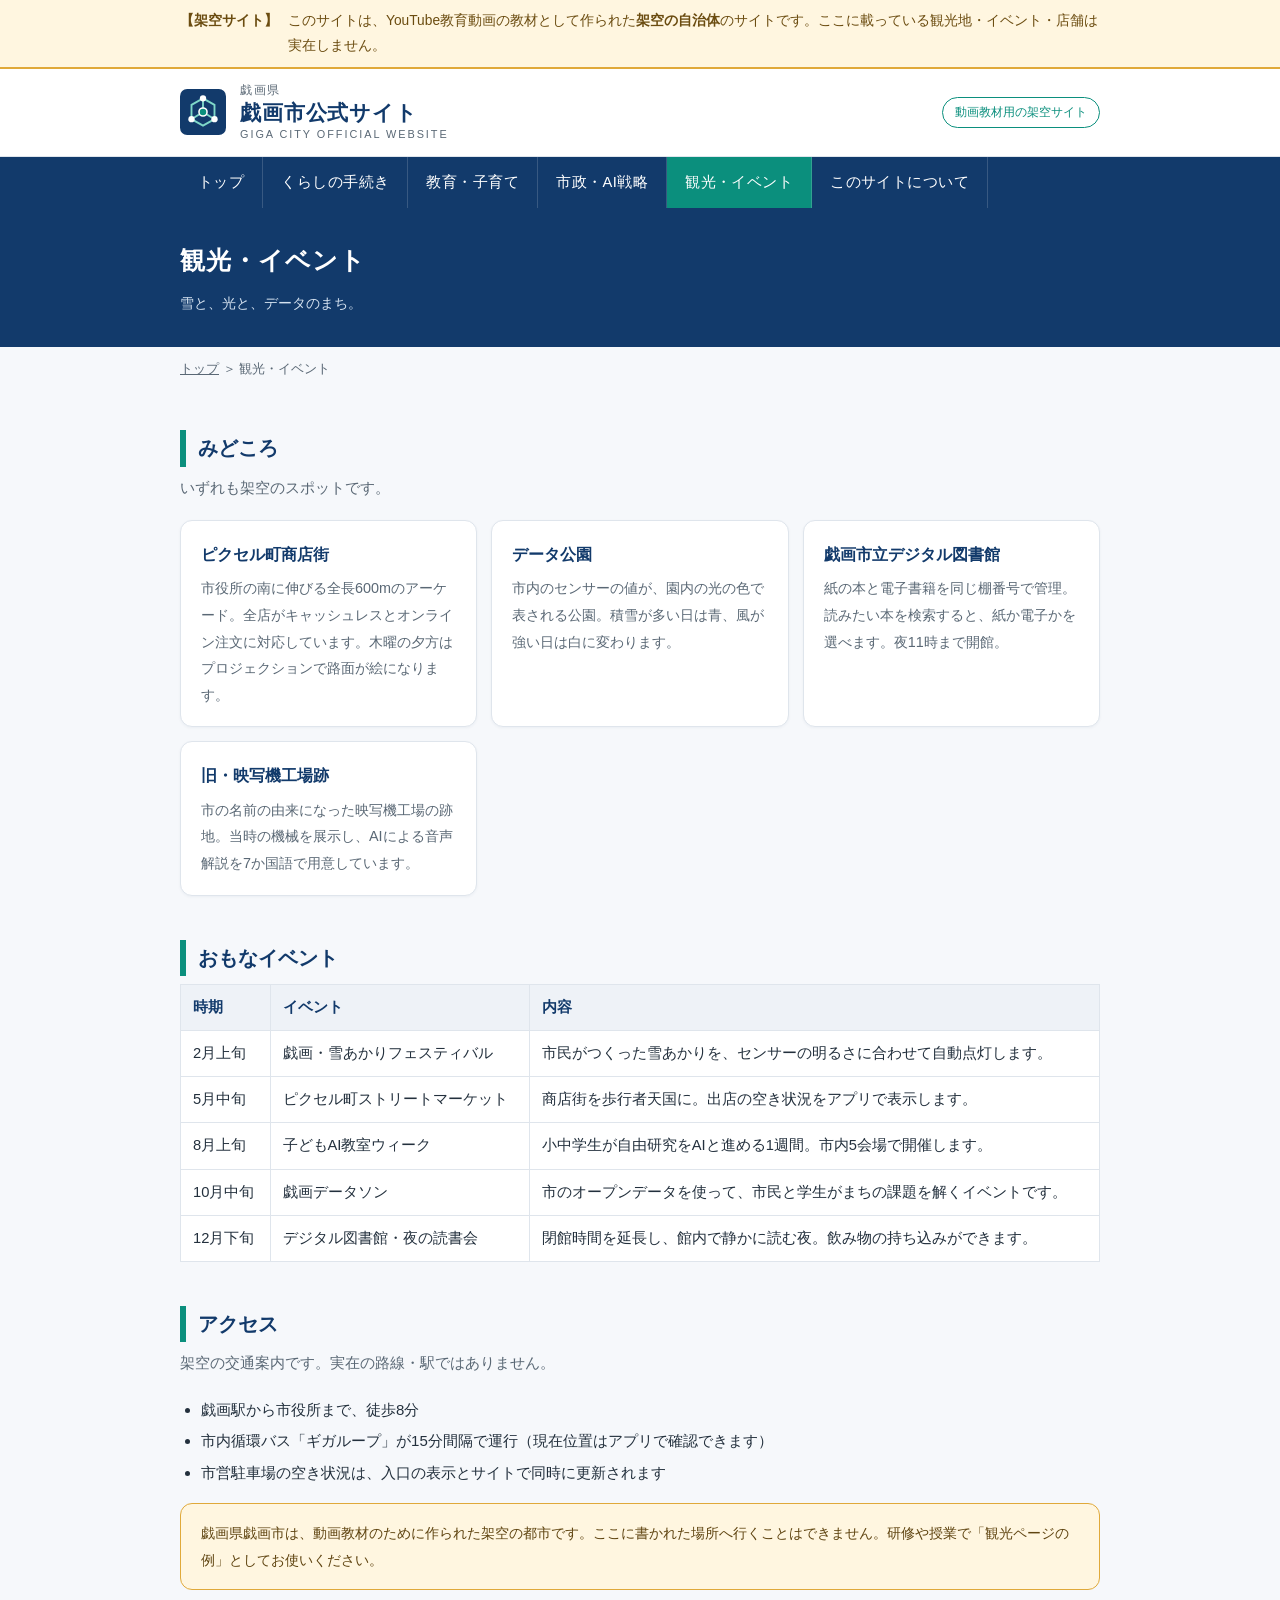
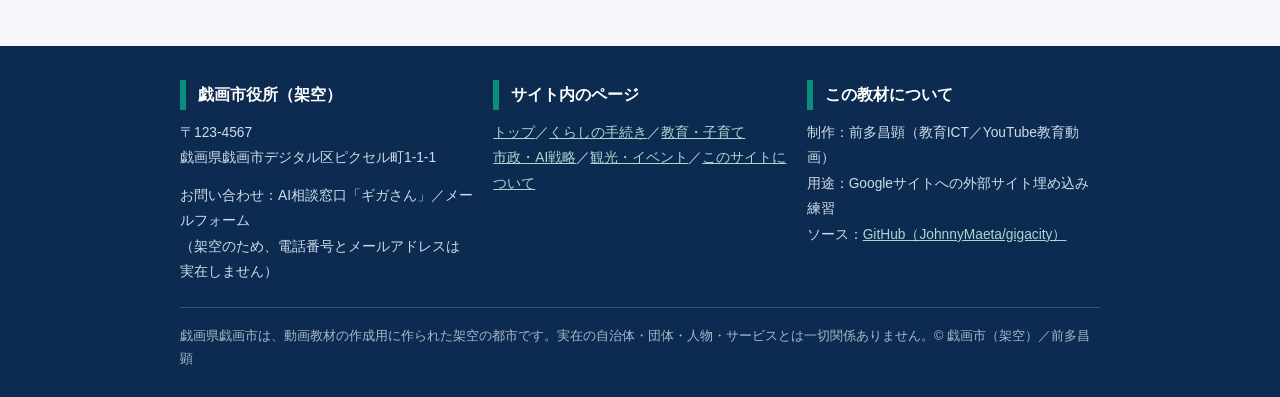
<file: kanko.html>
<!DOCTYPE html>
<html lang="ja">
<head>
<meta charset="UTF-8">
<meta name="viewport" content="width=device-width, initial-scale=1.0">
<title>観光・イベント｜戯画市公式サイト（架空の自治体）</title>
<meta name="description" content="戯画市（架空）の観光とイベント。ピクセル町商店街、雪あかりフェスティバル、データ公園。動画教材用に作られた架空の自治体サイトです。">
<link rel="canonical" href="https://johnnymaeta.github.io/gigacity/kanko.html">
<meta property="og:type" content="article">
<meta property="og:site_name" content="戯画市公式サイト">
<meta property="og:title" content="観光・イベント｜戯画市公式サイト">
<meta property="og:description" content="ピクセル町商店街、雪あかりフェスティバル、データ公園。戯画市（架空）の観光とイベント情報です。">
<meta property="og:url" content="https://johnnymaeta.github.io/gigacity/kanko.html">
<meta property="og:image" content="https://johnnymaeta.github.io/gigacity/assets/ogp.png">
<meta property="og:image:width" content="1200">
<meta property="og:image:height" content="630">
<meta property="og:locale" content="ja_JP">
<meta name="twitter:card" content="summary_large_image">
<meta name="twitter:title" content="観光・イベント｜戯画市公式サイト">
<meta name="twitter:description" content="ピクセル町商店街、雪あかりフェスティバル、データ公園。戯画市（架空）の観光とイベント情報です。">
<meta name="twitter:image" content="https://johnnymaeta.github.io/gigacity/assets/ogp.png">
<link rel="icon" href="favicon.svg" type="image/svg+xml">
<link rel="alternate icon" href="favicon.ico" sizes="32x32">
<link rel="apple-touch-icon" href="apple-touch-icon.png">
<link rel="stylesheet" href="assets/style.css">
</head>
<body>

<div class="fiction-bar">
  <div class="wrap">
    <strong>【架空サイト】</strong>
    <span>このサイトは、YouTube教育動画の教材として作られた<b>架空の自治体</b>のサイトです。ここに載っている観光地・イベント・店舗は実在しません。</span>
  </div>
</div>

<header class="site-header">
  <div class="wrap">
    <svg class="emblem" viewBox="0 0 64 64" role="img" aria-label="戯画市 市章（架空）">
      <rect width="64" height="64" rx="10" fill="#123a6b"/>
      <g fill="none" stroke="#7fd8c9" stroke-width="2.6" stroke-linecap="round">
        <path d="M32 13 L48 22 L48 42 L32 51 L16 42 L16 22 Z"/>
        <path d="M32 13 L32 32 L48 42 M32 32 L16 42"/>
      </g>
      <g fill="#ffffff">
        <circle cx="32" cy="13" r="4.4"/><circle cx="48" cy="42" r="4.4"/><circle cx="16" cy="42" r="4.4"/>
      </g>
      <circle cx="32" cy="32" r="5.6" fill="#0b8f7d" stroke="#ffffff" stroke-width="2.2"/>
    </svg>
    <div class="site-title">
      <span class="pref">戯画県</span>
      <span class="name"><a href="index.html">戯画市公式サイト</a></span>
      <span class="en">GIGA CITY OFFICIAL WEBSITE</span>
    </div>
    <div class="header-tag">動画教材用の架空サイト</div>
  </div>
</header>

<nav class="gnav" aria-label="メインメニュー">
  <div class="wrap">
    <ul>
      <li><a href="index.html">トップ</a></li>
      <li><a href="kurashi.html">くらしの手続き</a></li>
      <li><a href="kyoiku.html">教育・子育て</a></li>
      <li><a href="shisei.html">市政・AI戦略</a></li>
      <li><a href="kanko.html" aria-current="page">観光・イベント</a></li>
      <li><a href="about.html">このサイトについて</a></li>
    </ul>
  </div>
</nav>

<div class="page-head">
  <div class="wrap">
    <h1>観光・イベント</h1>
    <p>雪と、光と、データのまち。</p>
  </div>
</div>
<div class="wrap"><p class="breadcrumb"><a href="index.html">トップ</a> ＞ 観光・イベント</p></div>

<main>
  <div class="wrap">

    <section aria-labelledby="spot-h">
      <h2 id="spot-h">みどころ</h2>
      <p class="sec-lead">いずれも架空のスポットです。</p>
      <div class="grid">
        <div class="card"><h3>ピクセル町商店街</h3><p>市役所の南に伸びる全長600mのアーケード。全店がキャッシュレスとオンライン注文に対応しています。木曜の夕方はプロジェクションで路面が絵になります。</p></div>
        <div class="card"><h3>データ公園</h3><p>市内のセンサーの値が、園内の光の色で表される公園。積雪が多い日は青、風が強い日は白に変わります。</p></div>
        <div class="card"><h3>戯画市立デジタル図書館</h3><p>紙の本と電子書籍を同じ棚番号で管理。読みたい本を検索すると、紙か電子かを選べます。夜11時まで開館。</p></div>
        <div class="card"><h3>旧・映写機工場跡</h3><p>市の名前の由来になった映写機工場の跡地。当時の機械を展示し、AIによる音声解説を7か国語で用意しています。</p></div>
      </div>
    </section>

    <section aria-labelledby="event-h">
      <h2 id="event-h">おもなイベント</h2>
      <div class="table-scroll">
        <table>
          <thead><tr><th>時期</th><th>イベント</th><th>内容</th></tr></thead>
          <tbody>
            <tr><td>2月上旬</td><td>戯画・雪あかりフェスティバル</td><td>市民がつくった雪あかりを、センサーの明るさに合わせて自動点灯します。</td></tr>
            <tr><td>5月中旬</td><td>ピクセル町ストリートマーケット</td><td>商店街を歩行者天国に。出店の空き状況をアプリで表示します。</td></tr>
            <tr><td>8月上旬</td><td>子どもAI教室ウィーク</td><td>小中学生が自由研究をAIと進める1週間。市内5会場で開催します。</td></tr>
            <tr><td>10月中旬</td><td>戯画データソン</td><td>市のオープンデータを使って、市民と学生がまちの課題を解くイベントです。</td></tr>
            <tr><td>12月下旬</td><td>デジタル図書館・夜の読書会</td><td>閉館時間を延長し、館内で静かに読む夜。飲み物の持ち込みができます。</td></tr>
          </tbody>
        </table>
      </div>
    </section>

    <section aria-labelledby="access-h">
      <h2 id="access-h">アクセス</h2>
      <p class="sec-lead">架空の交通案内です。実在の路線・駅ではありません。</p>
      <ul class="dots">
        <li>戯画駅から市役所まで、徒歩8分</li>
        <li>市内循環バス「ギガループ」が15分間隔で運行（現在位置はアプリで確認できます）</li>
        <li>市営駐車場の空き状況は、入口の表示とサイトで同時に更新されます</li>
      </ul>
      <div class="notice" style="margin-top:16px;">
        <p>戯画県戯画市は、動画教材のために作られた架空の都市です。ここに書かれた場所へ行くことはできません。研修や授業で「観光ページの例」としてお使いください。</p>
      </div>
    </section>

  </div>
</main>

<footer class="site-footer">
  <div class="wrap">
    <div class="cols">
      <div>
        <h2>戯画市役所（架空）</h2>
        <p>〒123-4567<br>戯画県戯画市デジタル区ピクセル町1-1-1</p>
        <p>お問い合わせ：AI相談窓口「ギガさん」／メールフォーム<br>（架空のため、電話番号とメールアドレスは実在しません）</p>
      </div>
      <div>
        <h2>サイト内のページ</h2>
        <p>
          <a href="index.html">トップ</a>／<a href="kurashi.html">くらしの手続き</a>／<a href="kyoiku.html">教育・子育て</a><br>
          <a href="shisei.html">市政・AI戦略</a>／<a href="kanko.html">観光・イベント</a>／<a href="about.html">このサイトについて</a>
        </p>
      </div>
      <div>
        <h2>この教材について</h2>
        <p>制作：前多昌顕（教育ICT／YouTube教育動画）<br>用途：Googleサイトへの外部サイト埋め込み練習<br>ソース：<a href="https://github.com/JohnnyMaeta/gigacity">GitHub（JohnnyMaeta/gigacity）</a></p>
      </div>
    </div>
    <p class="fine">戯画県戯画市は、動画教材の作成用に作られた架空の都市です。実在の自治体・団体・人物・サービスとは一切関係ありません。© 戯画市（架空）／前多昌顕</p>
  </div>
</footer>

</body>
</html>
</file>
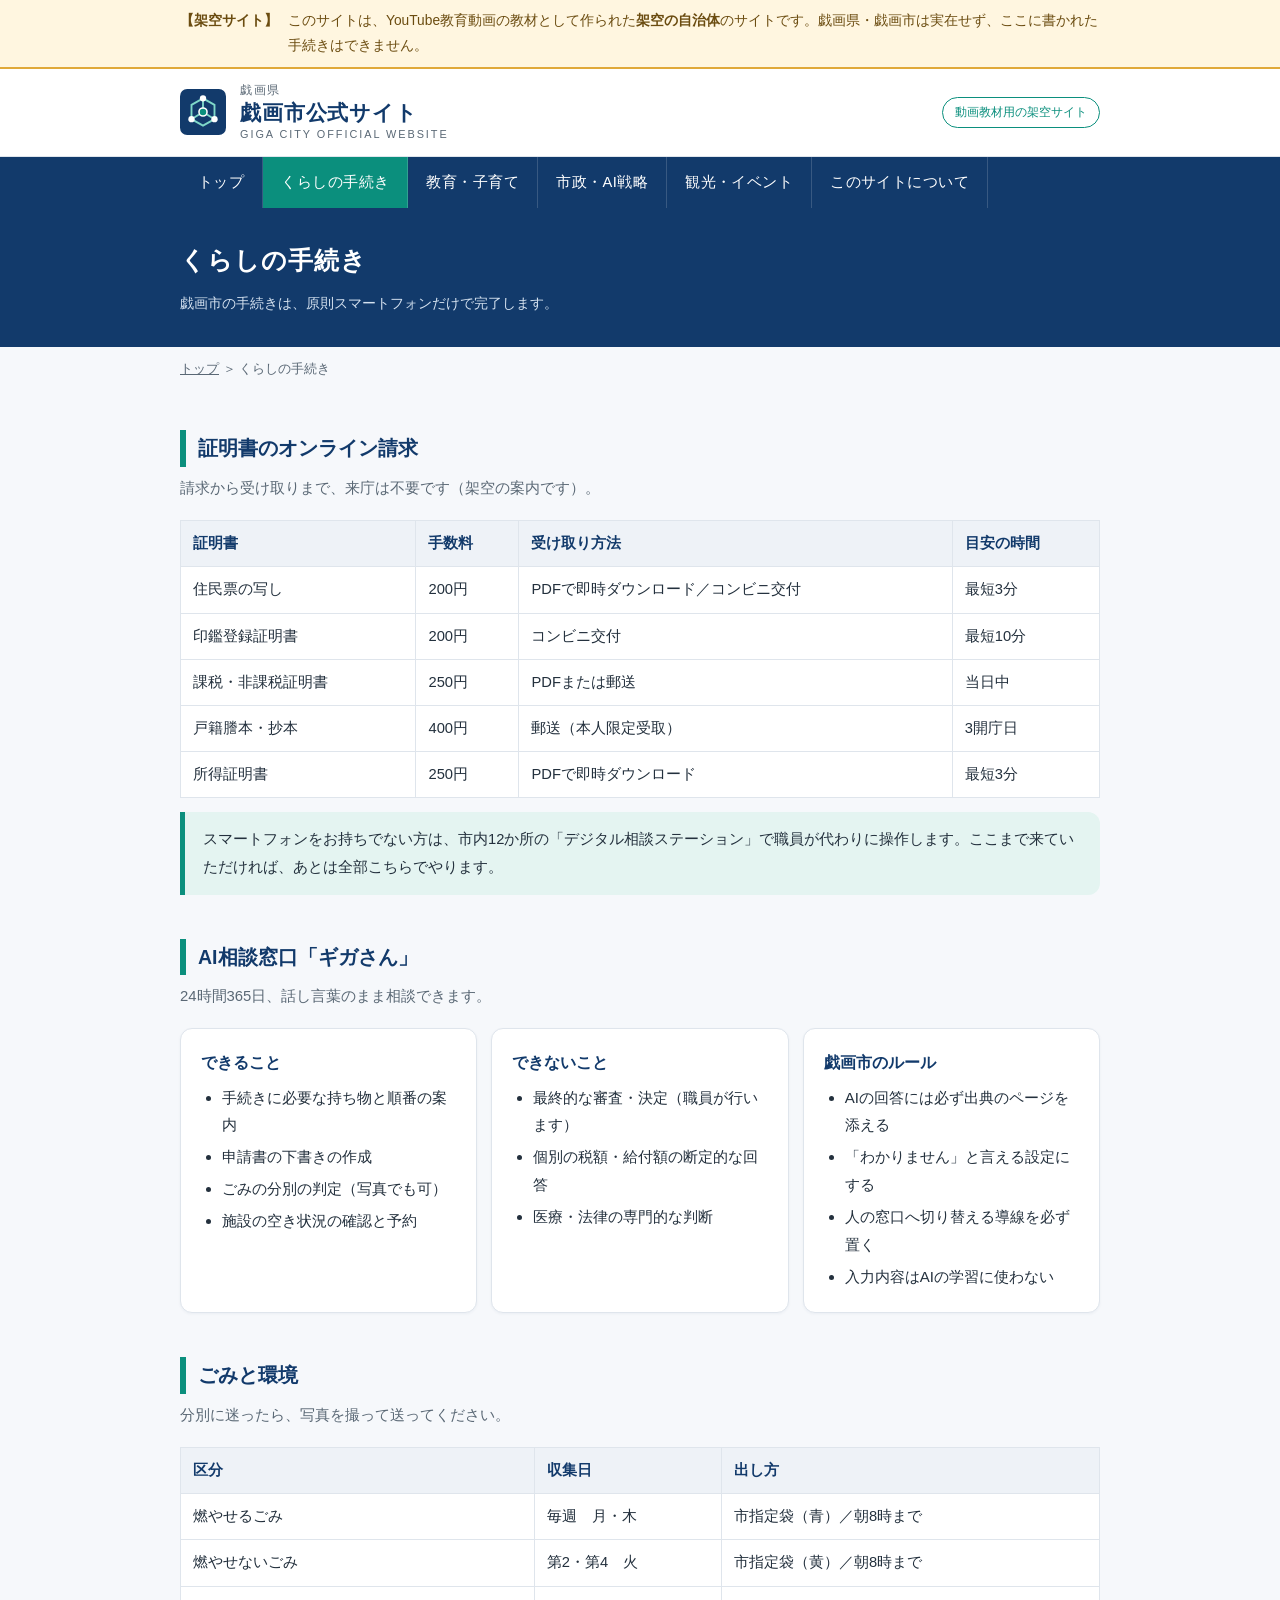
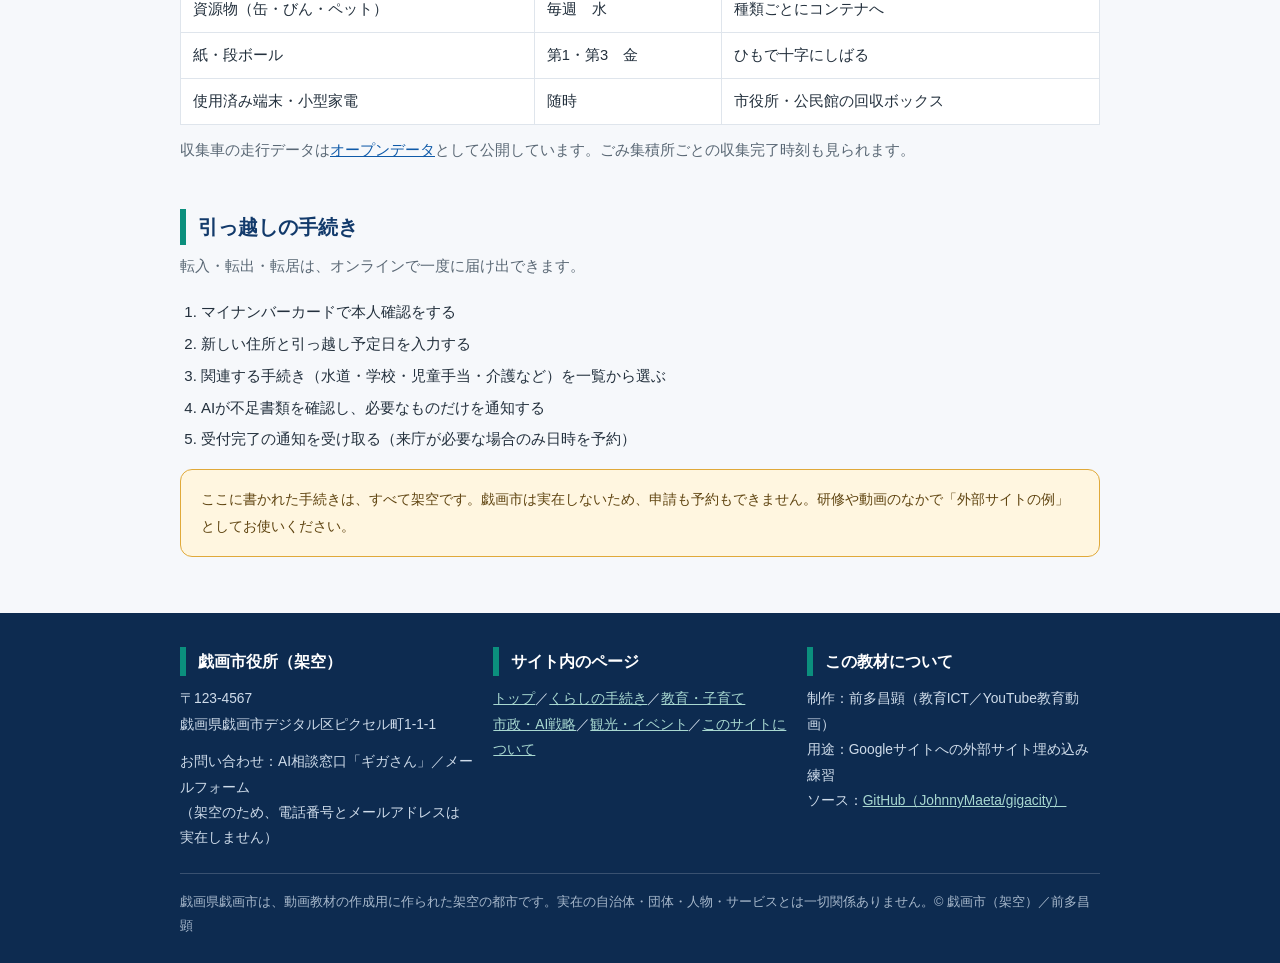
<file: kurashi.html>
<!DOCTYPE html>
<html lang="ja">
<head>
<meta charset="UTF-8">
<meta name="viewport" content="width=device-width, initial-scale=1.0">
<title>くらしの手続き｜戯画市公式サイト（架空の自治体）</title>
<meta name="description" content="戯画市（架空）のくらしの手続き。証明書のオンライン請求、AI相談窓口「ギガさん」、ごみの分別、引っ越しの手続き。動画教材用に作られた架空の自治体サイトです。">
<link rel="canonical" href="https://johnnymaeta.github.io/gigacity/kurashi.html">
<meta property="og:type" content="article">
<meta property="og:site_name" content="戯画市公式サイト">
<meta property="og:title" content="くらしの手続き｜戯画市公式サイト">
<meta property="og:description" content="証明書のオンライン請求、AI相談窓口「ギガさん」、ごみの分別。戯画市（架空）のくらしの情報です。">
<meta property="og:url" content="https://johnnymaeta.github.io/gigacity/kurashi.html">
<meta property="og:image" content="https://johnnymaeta.github.io/gigacity/assets/ogp.png">
<meta property="og:image:width" content="1200">
<meta property="og:image:height" content="630">
<meta property="og:locale" content="ja_JP">
<meta name="twitter:card" content="summary_large_image">
<meta name="twitter:title" content="くらしの手続き｜戯画市公式サイト">
<meta name="twitter:description" content="証明書のオンライン請求、AI相談窓口「ギガさん」、ごみの分別。戯画市（架空）のくらしの情報です。">
<meta name="twitter:image" content="https://johnnymaeta.github.io/gigacity/assets/ogp.png">
<link rel="icon" href="favicon.svg" type="image/svg+xml">
<link rel="alternate icon" href="favicon.ico" sizes="32x32">
<link rel="apple-touch-icon" href="apple-touch-icon.png">
<link rel="stylesheet" href="assets/style.css">
</head>
<body>

<div class="fiction-bar">
  <div class="wrap">
    <strong>【架空サイト】</strong>
    <span>このサイトは、YouTube教育動画の教材として作られた<b>架空の自治体</b>のサイトです。戯画県・戯画市は実在せず、ここに書かれた手続きはできません。</span>
  </div>
</div>

<header class="site-header">
  <div class="wrap">
    <svg class="emblem" viewBox="0 0 64 64" role="img" aria-label="戯画市 市章（架空）">
      <rect width="64" height="64" rx="10" fill="#123a6b"/>
      <g fill="none" stroke="#7fd8c9" stroke-width="2.6" stroke-linecap="round">
        <path d="M32 13 L48 22 L48 42 L32 51 L16 42 L16 22 Z"/>
        <path d="M32 13 L32 32 L48 42 M32 32 L16 42"/>
      </g>
      <g fill="#ffffff">
        <circle cx="32" cy="13" r="4.4"/><circle cx="48" cy="42" r="4.4"/><circle cx="16" cy="42" r="4.4"/>
      </g>
      <circle cx="32" cy="32" r="5.6" fill="#0b8f7d" stroke="#ffffff" stroke-width="2.2"/>
    </svg>
    <div class="site-title">
      <span class="pref">戯画県</span>
      <span class="name"><a href="index.html">戯画市公式サイト</a></span>
      <span class="en">GIGA CITY OFFICIAL WEBSITE</span>
    </div>
    <div class="header-tag">動画教材用の架空サイト</div>
  </div>
</header>

<nav class="gnav" aria-label="メインメニュー">
  <div class="wrap">
    <ul>
      <li><a href="index.html">トップ</a></li>
      <li><a href="kurashi.html" aria-current="page">くらしの手続き</a></li>
      <li><a href="kyoiku.html">教育・子育て</a></li>
      <li><a href="shisei.html">市政・AI戦略</a></li>
      <li><a href="kanko.html">観光・イベント</a></li>
      <li><a href="about.html">このサイトについて</a></li>
    </ul>
  </div>
</nav>

<div class="page-head">
  <div class="wrap">
    <h1>くらしの手続き</h1>
    <p>戯画市の手続きは、原則スマートフォンだけで完了します。</p>
  </div>
</div>
<div class="wrap"><p class="breadcrumb"><a href="index.html">トップ</a> ＞ くらしの手続き</p></div>

<main>
  <div class="wrap">

    <section aria-labelledby="shomei-h">
      <h2 id="shomei-h">証明書のオンライン請求</h2>
      <p class="sec-lead">請求から受け取りまで、来庁は不要です（架空の案内です）。</p>
      <div class="table-scroll">
        <table>
          <thead><tr><th>証明書</th><th>手数料</th><th>受け取り方法</th><th>目安の時間</th></tr></thead>
          <tbody>
            <tr><td>住民票の写し</td><td>200円</td><td>PDFで即時ダウンロード／コンビニ交付</td><td>最短3分</td></tr>
            <tr><td>印鑑登録証明書</td><td>200円</td><td>コンビニ交付</td><td>最短10分</td></tr>
            <tr><td>課税・非課税証明書</td><td>250円</td><td>PDFまたは郵送</td><td>当日中</td></tr>
            <tr><td>戸籍謄本・抄本</td><td>400円</td><td>郵送（本人限定受取）</td><td>3開庁日</td></tr>
            <tr><td>所得証明書</td><td>250円</td><td>PDFで即時ダウンロード</td><td>最短3分</td></tr>
          </tbody>
        </table>
      </div>
      <p class="callout" style="margin-top:14px;">スマートフォンをお持ちでない方は、市内12か所の「デジタル相談ステーション」で職員が代わりに操作します。ここまで来ていただければ、あとは全部こちらでやります。</p>
    </section>

    <section id="ai" aria-labelledby="ai-h">
      <h2 id="ai-h">AI相談窓口「ギガさん」</h2>
      <p class="sec-lead">24時間365日、話し言葉のまま相談できます。</p>
      <div class="grid">
        <div class="card"><h3>できること</h3><ul class="dots">
          <li>手続きに必要な持ち物と順番の案内</li>
          <li>申請書の下書きの作成</li>
          <li>ごみの分別の判定（写真でも可）</li>
          <li>施設の空き状況の確認と予約</li>
        </ul></div>
        <div class="card"><h3>できないこと</h3><ul class="dots">
          <li>最終的な審査・決定（職員が行います）</li>
          <li>個別の税額・給付額の断定的な回答</li>
          <li>医療・法律の専門的な判断</li>
        </ul></div>
        <div class="card"><h3>戯画市のルール</h3><ul class="dots">
          <li>AIの回答には必ず出典のページを添える</li>
          <li>「わかりません」と言える設定にする</li>
          <li>人の窓口へ切り替える導線を必ず置く</li>
          <li>入力内容はAIの学習に使わない</li>
        </ul></div>
      </div>
    </section>

    <section id="gomi" aria-labelledby="gomi-h">
      <h2 id="gomi-h">ごみと環境</h2>
      <p class="sec-lead">分別に迷ったら、写真を撮って送ってください。</p>
      <div class="table-scroll">
        <table>
          <thead><tr><th>区分</th><th>収集日</th><th>出し方</th></tr></thead>
          <tbody>
            <tr><td>燃やせるごみ</td><td>毎週　月・木</td><td>市指定袋（青）／朝8時まで</td></tr>
            <tr><td>燃やせないごみ</td><td>第2・第4　火</td><td>市指定袋（黄）／朝8時まで</td></tr>
            <tr><td>資源物（缶・びん・ペット）</td><td>毎週　水</td><td>種類ごとにコンテナへ</td></tr>
            <tr><td>紙・段ボール</td><td>第1・第3　金</td><td>ひもで十字にしばる</td></tr>
            <tr><td>使用済み端末・小型家電</td><td>随時</td><td>市役所・公民館の回収ボックス</td></tr>
          </tbody>
        </table>
      </div>
      <p style="margin-top:12px; font-size:0.92rem; color:#5a6875;">収集車の走行データは<a href="shisei.html#opendata">オープンデータ</a>として公開しています。ごみ集積所ごとの収集完了時刻も見られます。</p>
    </section>

    <section aria-labelledby="hikkoshi-h">
      <h2 id="hikkoshi-h">引っ越しの手続き</h2>
      <p class="sec-lead">転入・転出・転居は、オンラインで一度に届け出できます。</p>
      <ol class="nums">
        <li>マイナンバーカードで本人確認をする</li>
        <li>新しい住所と引っ越し予定日を入力する</li>
        <li>関連する手続き（水道・学校・児童手当・介護など）を一覧から選ぶ</li>
        <li>AIが不足書類を確認し、必要なものだけを通知する</li>
        <li>受付完了の通知を受け取る（来庁が必要な場合のみ日時を予約）</li>
      </ol>
      <div class="notice" style="margin-top:16px;">
        <p>ここに書かれた手続きは、すべて架空です。戯画市は実在しないため、申請も予約もできません。研修や動画のなかで「外部サイトの例」としてお使いください。</p>
      </div>
    </section>

  </div>
</main>

<footer class="site-footer">
  <div class="wrap">
    <div class="cols">
      <div>
        <h2>戯画市役所（架空）</h2>
        <p>〒123-4567<br>戯画県戯画市デジタル区ピクセル町1-1-1</p>
        <p>お問い合わせ：AI相談窓口「ギガさん」／メールフォーム<br>（架空のため、電話番号とメールアドレスは実在しません）</p>
      </div>
      <div>
        <h2>サイト内のページ</h2>
        <p>
          <a href="index.html">トップ</a>／<a href="kurashi.html">くらしの手続き</a>／<a href="kyoiku.html">教育・子育て</a><br>
          <a href="shisei.html">市政・AI戦略</a>／<a href="kanko.html">観光・イベント</a>／<a href="about.html">このサイトについて</a>
        </p>
      </div>
      <div>
        <h2>この教材について</h2>
        <p>制作：前多昌顕（教育ICT／YouTube教育動画）<br>用途：Googleサイトへの外部サイト埋め込み練習<br>ソース：<a href="https://github.com/JohnnyMaeta/gigacity">GitHub（JohnnyMaeta/gigacity）</a></p>
      </div>
    </div>
    <p class="fine">戯画県戯画市は、動画教材の作成用に作られた架空の都市です。実在の自治体・団体・人物・サービスとは一切関係ありません。© 戯画市（架空）／前多昌顕</p>
  </div>
</footer>

</body>
</html>
</file>
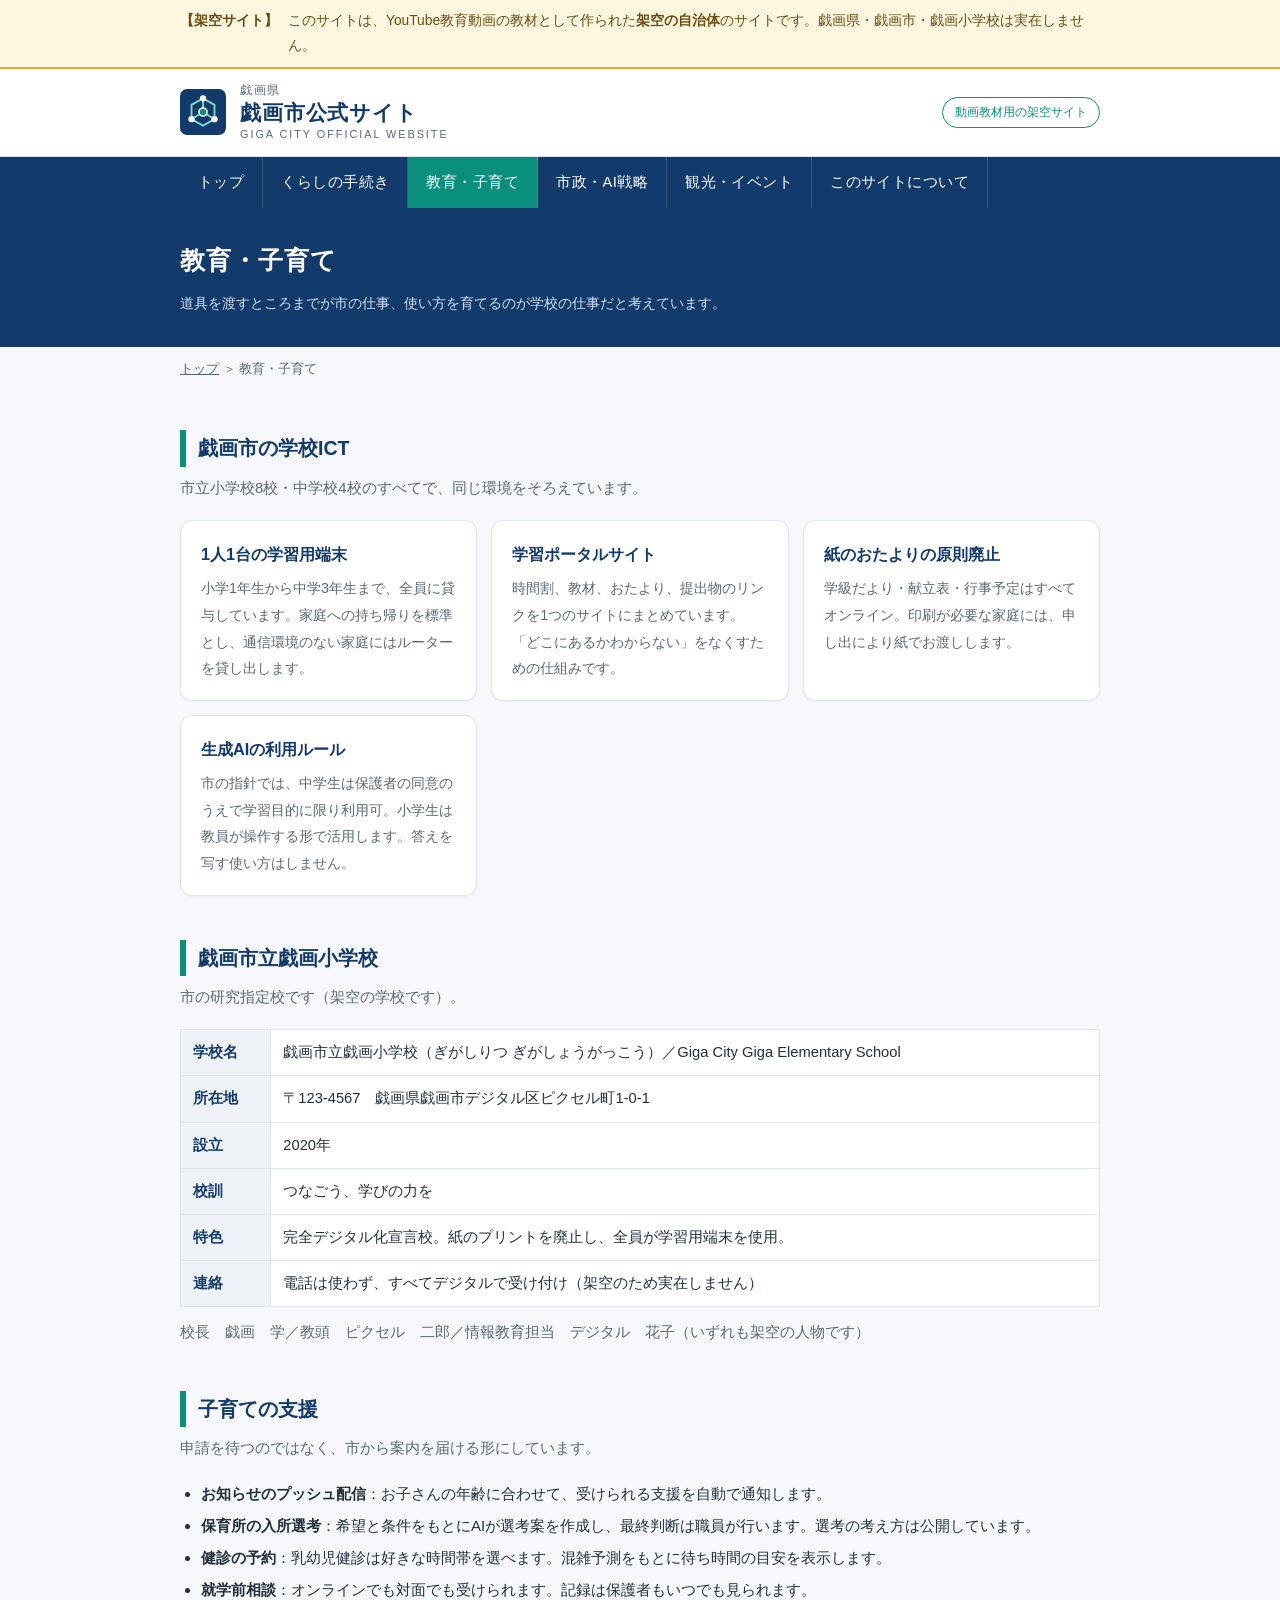
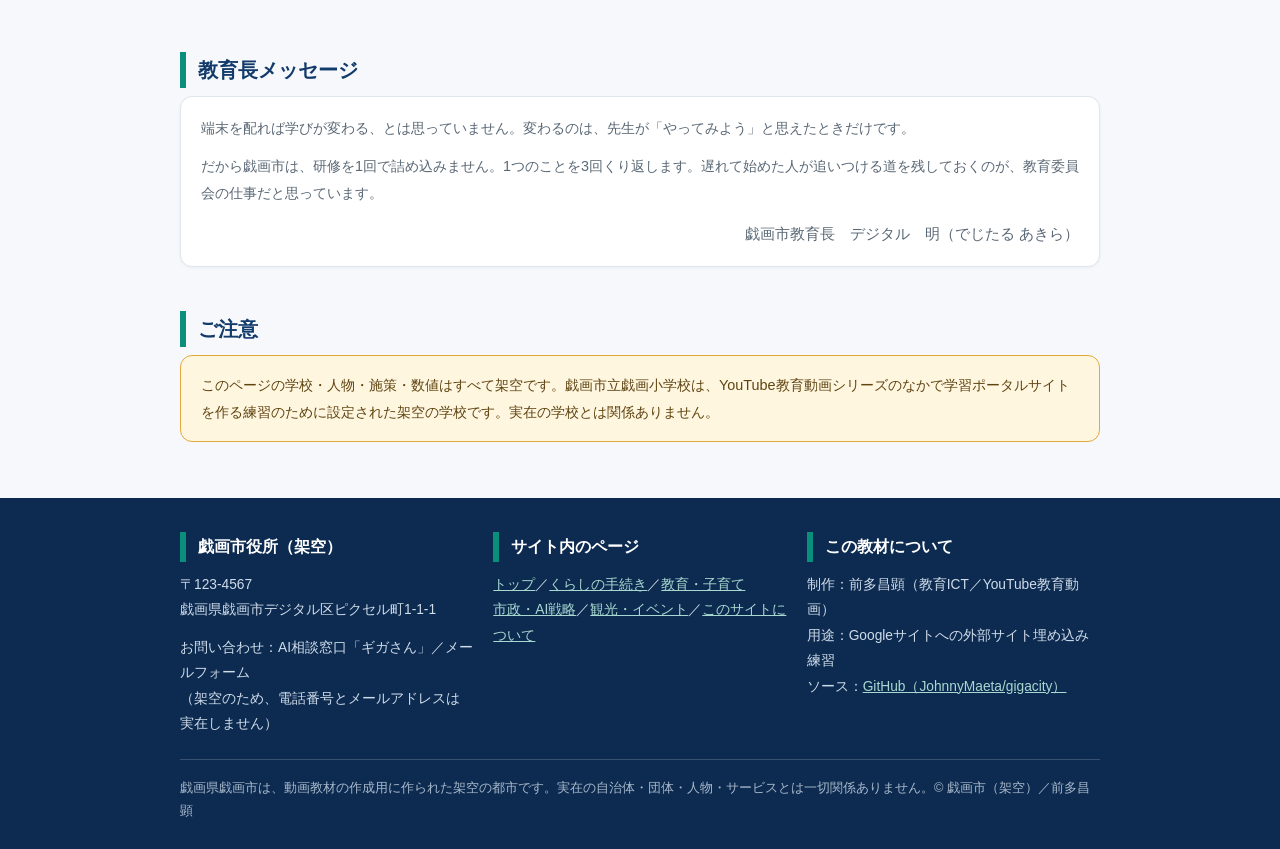
<file: kyoiku.html>
<!DOCTYPE html>
<html lang="ja">
<head>
<meta charset="UTF-8">
<meta name="viewport" content="width=device-width, initial-scale=1.0">
<title>教育・子育て｜戯画市公式サイト（架空の自治体）</title>
<meta name="description" content="戯画市（架空）の教育・子育て情報。市立小中学校12校の1人1台端末、学習ポータルサイト、戯画市立戯画小学校の紹介。動画教材用に作られた架空の自治体サイトです。">
<link rel="canonical" href="https://johnnymaeta.github.io/gigacity/kyoiku.html">
<meta property="og:type" content="article">
<meta property="og:site_name" content="戯画市公式サイト">
<meta property="og:title" content="教育・子育て｜戯画市公式サイト">
<meta property="og:description" content="市立小中学校12校の1人1台端末と学習ポータルサイト。戯画市（架空）の教育・子育て情報です。">
<meta property="og:url" content="https://johnnymaeta.github.io/gigacity/kyoiku.html">
<meta property="og:image" content="https://johnnymaeta.github.io/gigacity/assets/ogp.png">
<meta property="og:image:width" content="1200">
<meta property="og:image:height" content="630">
<meta property="og:locale" content="ja_JP">
<meta name="twitter:card" content="summary_large_image">
<meta name="twitter:title" content="教育・子育て｜戯画市公式サイト">
<meta name="twitter:description" content="市立小中学校12校の1人1台端末と学習ポータルサイト。戯画市（架空）の教育・子育て情報です。">
<meta name="twitter:image" content="https://johnnymaeta.github.io/gigacity/assets/ogp.png">
<link rel="icon" href="favicon.svg" type="image/svg+xml">
<link rel="alternate icon" href="favicon.ico" sizes="32x32">
<link rel="apple-touch-icon" href="apple-touch-icon.png">
<link rel="stylesheet" href="assets/style.css">
</head>
<body>

<div class="fiction-bar">
  <div class="wrap">
    <strong>【架空サイト】</strong>
    <span>このサイトは、YouTube教育動画の教材として作られた<b>架空の自治体</b>のサイトです。戯画県・戯画市・戯画小学校は実在しません。</span>
  </div>
</div>

<header class="site-header">
  <div class="wrap">
    <svg class="emblem" viewBox="0 0 64 64" role="img" aria-label="戯画市 市章（架空）">
      <rect width="64" height="64" rx="10" fill="#123a6b"/>
      <g fill="none" stroke="#7fd8c9" stroke-width="2.6" stroke-linecap="round">
        <path d="M32 13 L48 22 L48 42 L32 51 L16 42 L16 22 Z"/>
        <path d="M32 13 L32 32 L48 42 M32 32 L16 42"/>
      </g>
      <g fill="#ffffff">
        <circle cx="32" cy="13" r="4.4"/><circle cx="48" cy="42" r="4.4"/><circle cx="16" cy="42" r="4.4"/>
      </g>
      <circle cx="32" cy="32" r="5.6" fill="#0b8f7d" stroke="#ffffff" stroke-width="2.2"/>
    </svg>
    <div class="site-title">
      <span class="pref">戯画県</span>
      <span class="name"><a href="index.html">戯画市公式サイト</a></span>
      <span class="en">GIGA CITY OFFICIAL WEBSITE</span>
    </div>
    <div class="header-tag">動画教材用の架空サイト</div>
  </div>
</header>

<nav class="gnav" aria-label="メインメニュー">
  <div class="wrap">
    <ul>
      <li><a href="index.html">トップ</a></li>
      <li><a href="kurashi.html">くらしの手続き</a></li>
      <li><a href="kyoiku.html" aria-current="page">教育・子育て</a></li>
      <li><a href="shisei.html">市政・AI戦略</a></li>
      <li><a href="kanko.html">観光・イベント</a></li>
      <li><a href="about.html">このサイトについて</a></li>
    </ul>
  </div>
</nav>

<div class="page-head">
  <div class="wrap">
    <h1>教育・子育て</h1>
    <p>道具を渡すところまでが市の仕事、使い方を育てるのが学校の仕事だと考えています。</p>
  </div>
</div>
<div class="wrap"><p class="breadcrumb"><a href="index.html">トップ</a> ＞ 教育・子育て</p></div>

<main>
  <div class="wrap">

    <section aria-labelledby="ict-h">
      <h2 id="ict-h">戯画市の学校ICT</h2>
      <p class="sec-lead">市立小学校8校・中学校4校のすべてで、同じ環境をそろえています。</p>
      <div class="grid">
        <div class="card"><h3>1人1台の学習用端末</h3><p>小学1年生から中学3年生まで、全員に貸与しています。家庭への持ち帰りを標準とし、通信環境のない家庭にはルーターを貸し出します。</p></div>
        <div class="card"><h3>学習ポータルサイト</h3><p>時間割、教材、おたより、提出物のリンクを1つのサイトにまとめています。「どこにあるかわからない」をなくすための仕組みです。</p></div>
        <div class="card"><h3>紙のおたよりの原則廃止</h3><p>学級だより・献立表・行事予定はすべてオンライン。印刷が必要な家庭には、申し出により紙でお渡しします。</p></div>
        <div class="card"><h3>生成AIの利用ルール</h3><p>市の指針では、中学生は保護者の同意のうえで学習目的に限り利用可。小学生は教員が操作する形で活用します。答えを写す使い方はしません。</p></div>
      </div>
    </section>

    <section aria-labelledby="school-h">
      <h2 id="school-h">戯画市立戯画小学校</h2>
      <p class="sec-lead">市の研究指定校です（架空の学校です）。</p>
      <div class="table-scroll">
        <table>
          <tbody>
            <tr><th>学校名</th><td>戯画市立戯画小学校（ぎがしりつ ぎがしょうがっこう）／Giga City Giga Elementary School</td></tr>
            <tr><th>所在地</th><td>〒123-4567　戯画県戯画市デジタル区ピクセル町1-0-1</td></tr>
            <tr><th>設立</th><td>2020年</td></tr>
            <tr><th>校訓</th><td>つなごう、学びの力を</td></tr>
            <tr><th>特色</th><td>完全デジタル化宣言校。紙のプリントを廃止し、全員が学習用端末を使用。</td></tr>
            <tr><th>連絡</th><td>電話は使わず、すべてデジタルで受け付け（架空のため実在しません）</td></tr>
          </tbody>
        </table>
      </div>
      <p style="margin-top:12px; font-size:0.92rem; color:#5a6875;">校長　戯画　学／教頭　ピクセル　二郎／情報教育担当　デジタル　花子（いずれも架空の人物です）</p>
    </section>

    <section aria-labelledby="kosodate-h">
      <h2 id="kosodate-h">子育ての支援</h2>
      <p class="sec-lead">申請を待つのではなく、市から案内を届ける形にしています。</p>
      <ul class="dots">
        <li><b>お知らせのプッシュ配信</b>：お子さんの年齢に合わせて、受けられる支援を自動で通知します。</li>
        <li><b>保育所の入所選考</b>：希望と条件をもとにAIが選考案を作成し、最終判断は職員が行います。選考の考え方は公開しています。</li>
        <li><b>健診の予約</b>：乳幼児健診は好きな時間帯を選べます。混雑予測をもとに待ち時間の目安を表示します。</li>
        <li><b>就学前相談</b>：オンラインでも対面でも受けられます。記録は保護者もいつでも見られます。</li>
      </ul>
    </section>

    <section aria-labelledby="kyoikucho-h">
      <h2 id="kyoikucho-h">教育長メッセージ</h2>
      <div class="card">
        <p>端末を配れば学びが変わる、とは思っていません。変わるのは、先生が「やってみよう」と思えたときだけです。</p>
        <p>だから戯画市は、研修を1回で詰め込みません。1つのことを3回くり返します。遅れて始めた人が追いつける道を残しておくのが、教育委員会の仕事だと思っています。</p>
        <p style="text-align:right; margin-top:14px; font-size:0.92rem;">戯画市教育長　デジタル　明（でじたる あきら）</p>
      </div>
    </section>

    <section aria-labelledby="note-h">
      <h2 id="note-h">ご注意</h2>
      <div class="notice">
        <p>このページの学校・人物・施策・数値はすべて架空です。戯画市立戯画小学校は、YouTube教育動画シリーズのなかで学習ポータルサイトを作る練習のために設定された架空の学校です。実在の学校とは関係ありません。</p>
      </div>
    </section>

  </div>
</main>

<footer class="site-footer">
  <div class="wrap">
    <div class="cols">
      <div>
        <h2>戯画市役所（架空）</h2>
        <p>〒123-4567<br>戯画県戯画市デジタル区ピクセル町1-1-1</p>
        <p>お問い合わせ：AI相談窓口「ギガさん」／メールフォーム<br>（架空のため、電話番号とメールアドレスは実在しません）</p>
      </div>
      <div>
        <h2>サイト内のページ</h2>
        <p>
          <a href="index.html">トップ</a>／<a href="kurashi.html">くらしの手続き</a>／<a href="kyoiku.html">教育・子育て</a><br>
          <a href="shisei.html">市政・AI戦略</a>／<a href="kanko.html">観光・イベント</a>／<a href="about.html">このサイトについて</a>
        </p>
      </div>
      <div>
        <h2>この教材について</h2>
        <p>制作：前多昌顕（教育ICT／YouTube教育動画）<br>用途：Googleサイトへの外部サイト埋め込み練習<br>ソース：<a href="https://github.com/JohnnyMaeta/gigacity">GitHub（JohnnyMaeta/gigacity）</a></p>
      </div>
    </div>
    <p class="fine">戯画県戯画市は、動画教材の作成用に作られた架空の都市です。実在の自治体・団体・人物・サービスとは一切関係ありません。© 戯画市（架空）／前多昌顕</p>
  </div>
</footer>

</body>
</html>
</file>
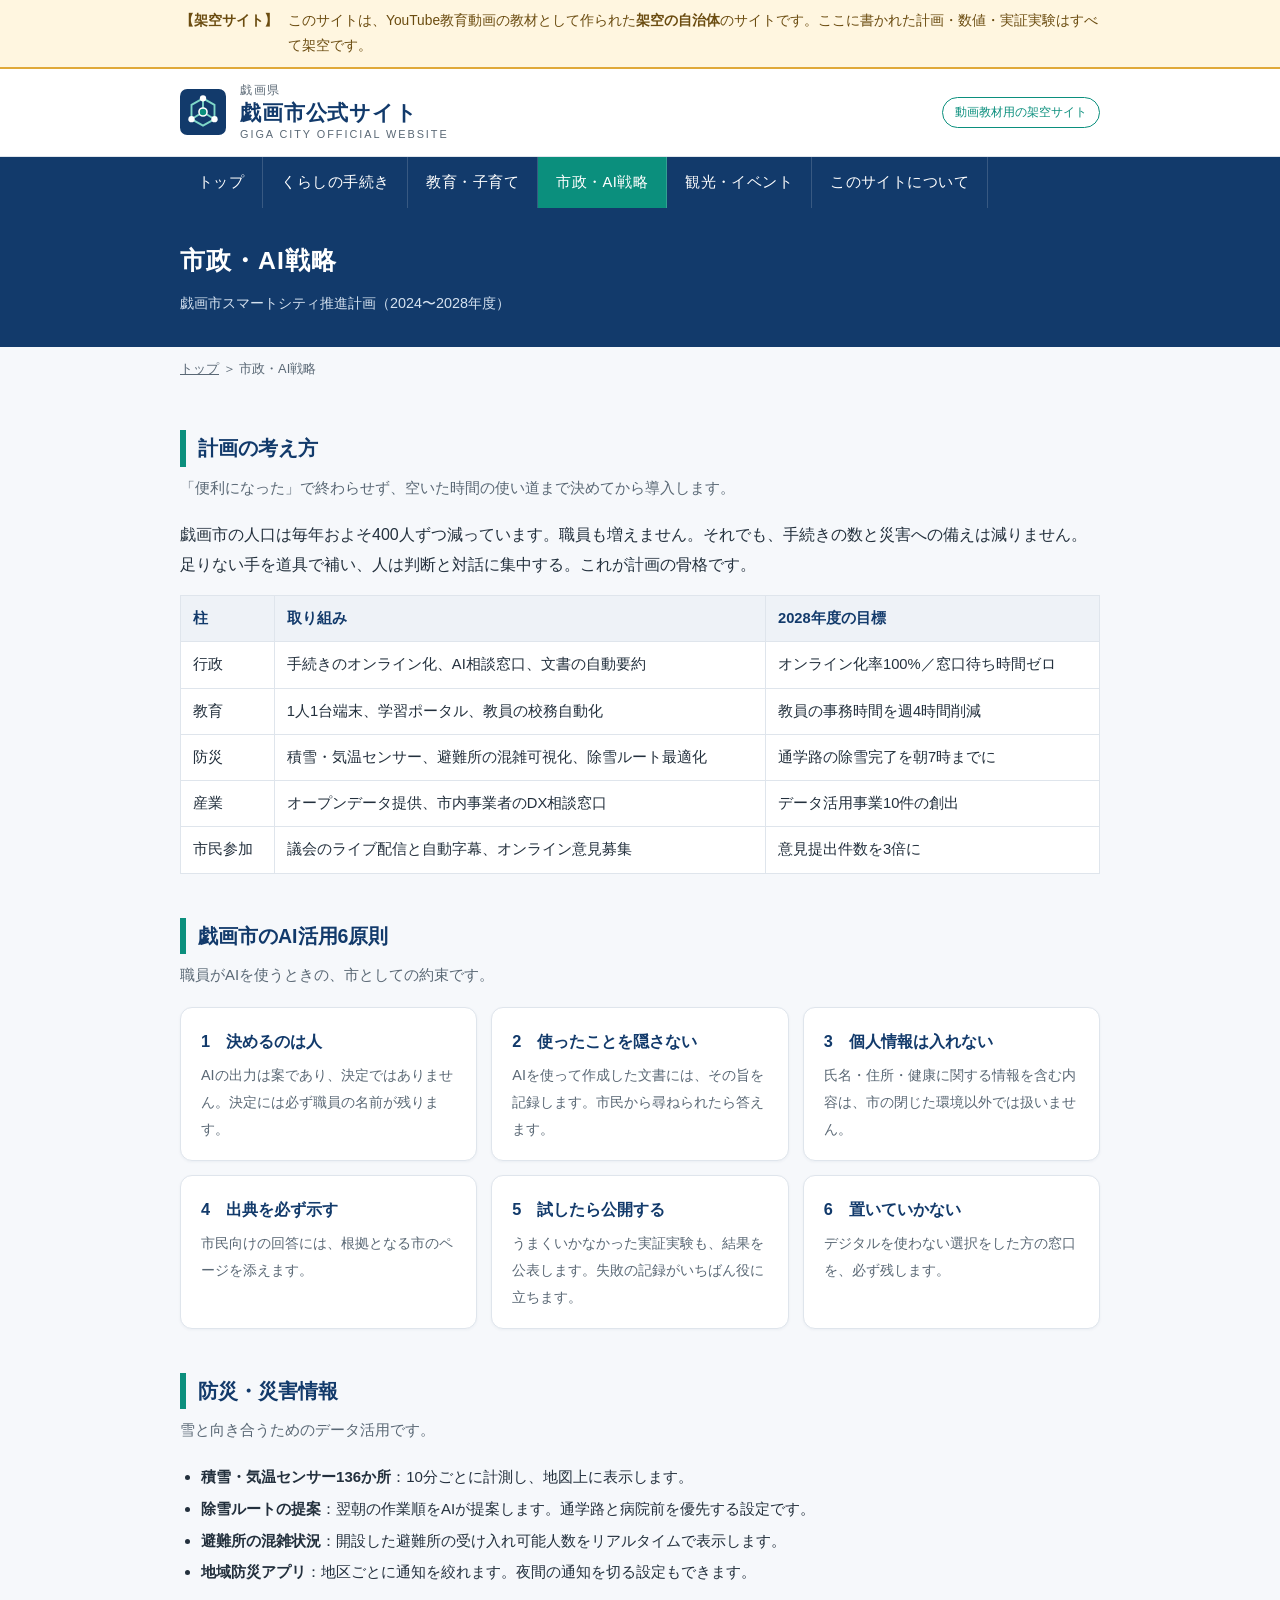
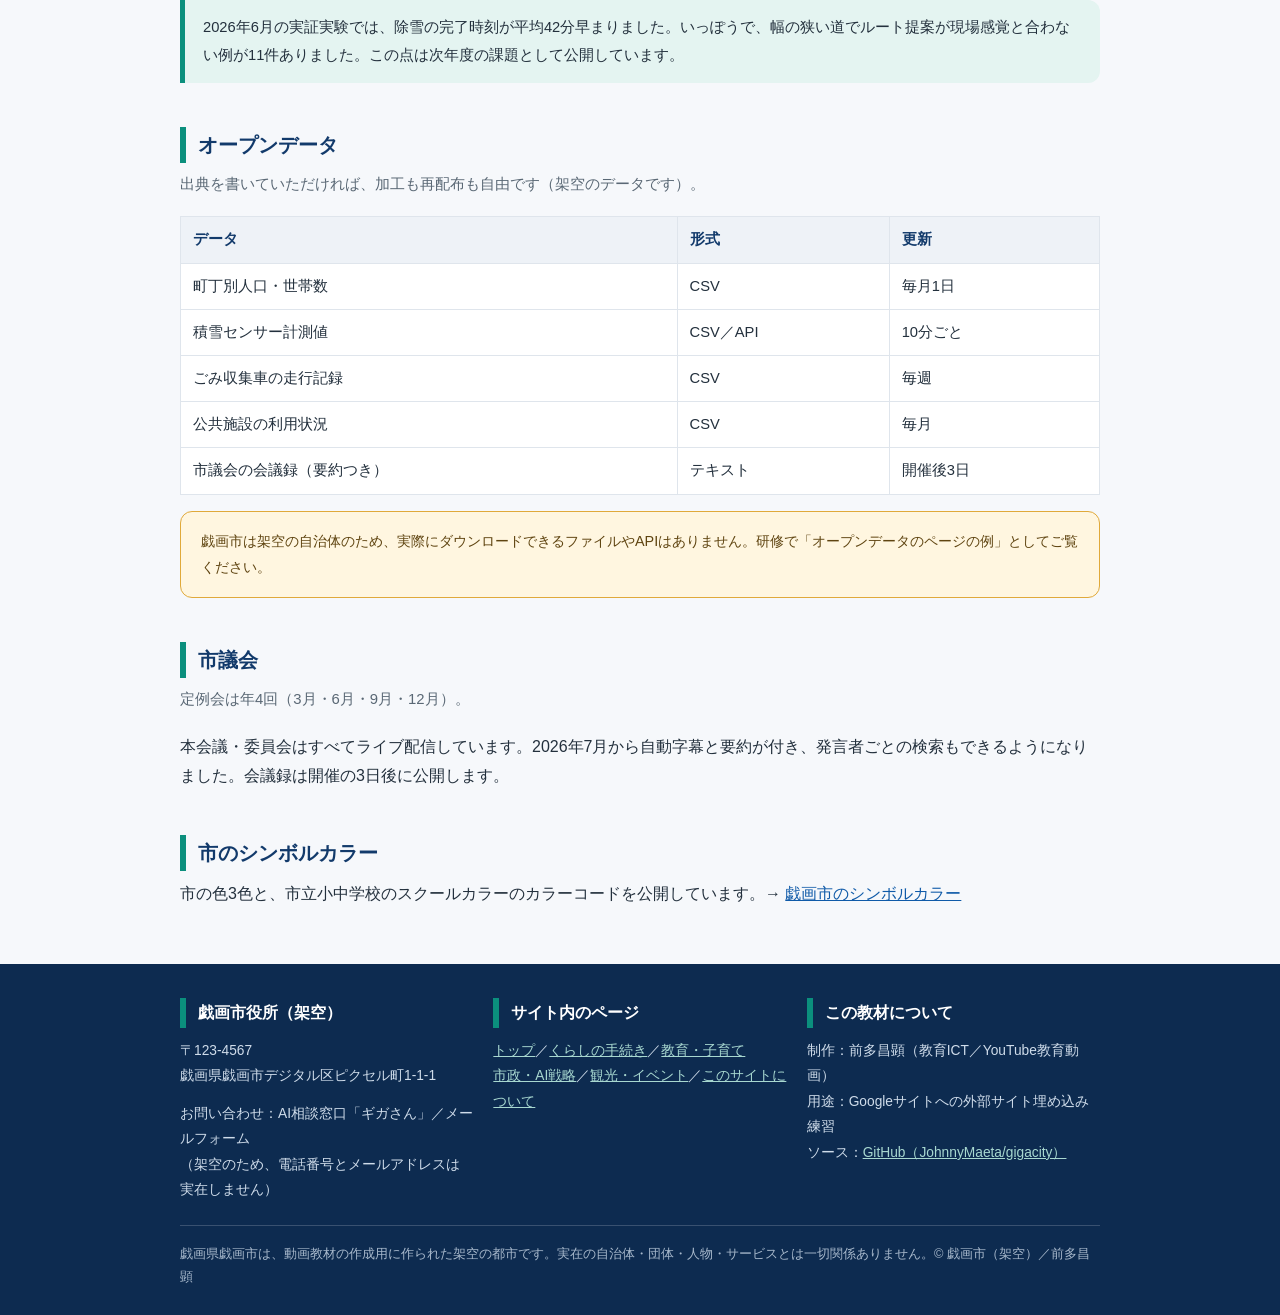
<file: shisei.html>
<!DOCTYPE html>
<html lang="ja">
<head>
<meta charset="UTF-8">
<meta name="viewport" content="width=device-width, initial-scale=1.0">
<title>市政・AI戦略｜戯画市公式サイト（架空の自治体）</title>
<meta name="description" content="戯画市（架空）のスマートシティ戦略。AI活用の6原則、防災センサー、オープンデータ、市議会のライブ配信。動画教材用に作られた架空の自治体サイトです。">
<link rel="canonical" href="https://johnnymaeta.github.io/gigacity/shisei.html">
<meta property="og:type" content="article">
<meta property="og:site_name" content="戯画市公式サイト">
<meta property="og:title" content="市政・AI戦略｜戯画市公式サイト">
<meta property="og:description" content="AI活用の6原則、防災センサー、オープンデータ。戯画市（架空）のスマートシティ戦略です。">
<meta property="og:url" content="https://johnnymaeta.github.io/gigacity/shisei.html">
<meta property="og:image" content="https://johnnymaeta.github.io/gigacity/assets/ogp.png">
<meta property="og:image:width" content="1200">
<meta property="og:image:height" content="630">
<meta property="og:locale" content="ja_JP">
<meta name="twitter:card" content="summary_large_image">
<meta name="twitter:title" content="市政・AI戦略｜戯画市公式サイト">
<meta name="twitter:description" content="AI活用の6原則、防災センサー、オープンデータ。戯画市（架空）のスマートシティ戦略です。">
<meta name="twitter:image" content="https://johnnymaeta.github.io/gigacity/assets/ogp.png">
<link rel="icon" href="favicon.svg" type="image/svg+xml">
<link rel="alternate icon" href="favicon.ico" sizes="32x32">
<link rel="apple-touch-icon" href="apple-touch-icon.png">
<link rel="stylesheet" href="assets/style.css">
</head>
<body>

<div class="fiction-bar">
  <div class="wrap">
    <strong>【架空サイト】</strong>
    <span>このサイトは、YouTube教育動画の教材として作られた<b>架空の自治体</b>のサイトです。ここに書かれた計画・数値・実証実験はすべて架空です。</span>
  </div>
</div>

<header class="site-header">
  <div class="wrap">
    <svg class="emblem" viewBox="0 0 64 64" role="img" aria-label="戯画市 市章（架空）">
      <rect width="64" height="64" rx="10" fill="#123a6b"/>
      <g fill="none" stroke="#7fd8c9" stroke-width="2.6" stroke-linecap="round">
        <path d="M32 13 L48 22 L48 42 L32 51 L16 42 L16 22 Z"/>
        <path d="M32 13 L32 32 L48 42 M32 32 L16 42"/>
      </g>
      <g fill="#ffffff">
        <circle cx="32" cy="13" r="4.4"/><circle cx="48" cy="42" r="4.4"/><circle cx="16" cy="42" r="4.4"/>
      </g>
      <circle cx="32" cy="32" r="5.6" fill="#0b8f7d" stroke="#ffffff" stroke-width="2.2"/>
    </svg>
    <div class="site-title">
      <span class="pref">戯画県</span>
      <span class="name"><a href="index.html">戯画市公式サイト</a></span>
      <span class="en">GIGA CITY OFFICIAL WEBSITE</span>
    </div>
    <div class="header-tag">動画教材用の架空サイト</div>
  </div>
</header>

<nav class="gnav" aria-label="メインメニュー">
  <div class="wrap">
    <ul>
      <li><a href="index.html">トップ</a></li>
      <li><a href="kurashi.html">くらしの手続き</a></li>
      <li><a href="kyoiku.html">教育・子育て</a></li>
      <li><a href="shisei.html" aria-current="page">市政・AI戦略</a></li>
      <li><a href="kanko.html">観光・イベント</a></li>
      <li><a href="about.html">このサイトについて</a></li>
    </ul>
  </div>
</nav>

<div class="page-head">
  <div class="wrap">
    <h1>市政・AI戦略</h1>
    <p>戯画市スマートシティ推進計画（2024〜2028年度）</p>
  </div>
</div>
<div class="wrap"><p class="breadcrumb"><a href="index.html">トップ</a> ＞ 市政・AI戦略</p></div>

<main>
  <div class="wrap">

    <section aria-labelledby="plan-h">
      <h2 id="plan-h">計画の考え方</h2>
      <p class="sec-lead">「便利になった」で終わらせず、空いた時間の使い道まで決めてから導入します。</p>
      <p>戯画市の人口は毎年およそ400人ずつ減っています。職員も増えません。それでも、手続きの数と災害への備えは減りません。足りない手を道具で補い、人は判断と対話に集中する。これが計画の骨格です。</p>
      <div class="table-scroll" style="margin-top:16px;">
        <table>
          <thead><tr><th>柱</th><th>取り組み</th><th>2028年度の目標</th></tr></thead>
          <tbody>
            <tr><td>行政</td><td>手続きのオンライン化、AI相談窓口、文書の自動要約</td><td>オンライン化率100%／窓口待ち時間ゼロ</td></tr>
            <tr><td>教育</td><td>1人1台端末、学習ポータル、教員の校務自動化</td><td>教員の事務時間を週4時間削減</td></tr>
            <tr><td>防災</td><td>積雪・気温センサー、避難所の混雑可視化、除雪ルート最適化</td><td>通学路の除雪完了を朝7時までに</td></tr>
            <tr><td>産業</td><td>オープンデータ提供、市内事業者のDX相談窓口</td><td>データ活用事業10件の創出</td></tr>
            <tr><td>市民参加</td><td>議会のライブ配信と自動字幕、オンライン意見募集</td><td>意見提出件数を3倍に</td></tr>
          </tbody>
        </table>
      </div>
    </section>

    <section aria-labelledby="ai6-h">
      <h2 id="ai6-h">戯画市のAI活用6原則</h2>
      <p class="sec-lead">職員がAIを使うときの、市としての約束です。</p>
      <div class="grid">
        <div class="card"><h3>1　決めるのは人</h3><p>AIの出力は案であり、決定ではありません。決定には必ず職員の名前が残ります。</p></div>
        <div class="card"><h3>2　使ったことを隠さない</h3><p>AIを使って作成した文書には、その旨を記録します。市民から尋ねられたら答えます。</p></div>
        <div class="card"><h3>3　個人情報は入れない</h3><p>氏名・住所・健康に関する情報を含む内容は、市の閉じた環境以外では扱いません。</p></div>
        <div class="card"><h3>4　出典を必ず示す</h3><p>市民向けの回答には、根拠となる市のページを添えます。</p></div>
        <div class="card"><h3>5　試したら公開する</h3><p>うまくいかなかった実証実験も、結果を公表します。失敗の記録がいちばん役に立ちます。</p></div>
        <div class="card"><h3>6　置いていかない</h3><p>デジタルを使わない選択をした方の窓口を、必ず残します。</p></div>
      </div>
    </section>

    <section id="bosai" aria-labelledby="bosai-h">
      <h2 id="bosai-h">防災・災害情報</h2>
      <p class="sec-lead">雪と向き合うためのデータ活用です。</p>
      <ul class="dots">
        <li><b>積雪・気温センサー136か所</b>：10分ごとに計測し、地図上に表示します。</li>
        <li><b>除雪ルートの提案</b>：翌朝の作業順をAIが提案します。通学路と病院前を優先する設定です。</li>
        <li><b>避難所の混雑状況</b>：開設した避難所の受け入れ可能人数をリアルタイムで表示します。</li>
        <li><b>地域防災アプリ</b>：地区ごとに通知を絞れます。夜間の通知を切る設定もできます。</li>
      </ul>
      <p class="callout" style="margin-top:14px;">2026年6月の実証実験では、除雪の完了時刻が平均42分早まりました。いっぽうで、幅の狭い道でルート提案が現場感覚と合わない例が11件ありました。この点は次年度の課題として公開しています。</p>
    </section>

    <section id="opendata" aria-labelledby="od-h">
      <h2 id="od-h">オープンデータ</h2>
      <p class="sec-lead">出典を書いていただければ、加工も再配布も自由です（架空のデータです）。</p>
      <div class="table-scroll">
        <table>
          <thead><tr><th>データ</th><th>形式</th><th>更新</th></tr></thead>
          <tbody>
            <tr><td>町丁別人口・世帯数</td><td>CSV</td><td>毎月1日</td></tr>
            <tr><td>積雪センサー計測値</td><td>CSV／API</td><td>10分ごと</td></tr>
            <tr><td>ごみ収集車の走行記録</td><td>CSV</td><td>毎週</td></tr>
            <tr><td>公共施設の利用状況</td><td>CSV</td><td>毎月</td></tr>
            <tr><td>市議会の会議録（要約つき）</td><td>テキスト</td><td>開催後3日</td></tr>
          </tbody>
        </table>
      </div>
      <div class="notice" style="margin-top:16px;">
        <p>戯画市は架空の自治体のため、実際にダウンロードできるファイルやAPIはありません。研修で「オープンデータのページの例」としてご覧ください。</p>
      </div>
    </section>

    <section aria-labelledby="gikai-h">
      <h2 id="gikai-h">市議会</h2>
      <p class="sec-lead">定例会は年4回（3月・6月・9月・12月）。</p>
      <p>本会議・委員会はすべてライブ配信しています。2026年7月から自動字幕と要約が付き、発言者ごとの検索もできるようになりました。会議録は開催の3日後に公開します。</p>
    </section>

    <section aria-labelledby="color-h">
      <h2 id="color-h">市のシンボルカラー</h2>
      <p>市の色3色と、市立小中学校のスクールカラーのカラーコードを公開しています。→ <a href="color.html">戯画市のシンボルカラー</a></p>
    </section>

  </div>
</main>

<footer class="site-footer">
  <div class="wrap">
    <div class="cols">
      <div>
        <h2>戯画市役所（架空）</h2>
        <p>〒123-4567<br>戯画県戯画市デジタル区ピクセル町1-1-1</p>
        <p>お問い合わせ：AI相談窓口「ギガさん」／メールフォーム<br>（架空のため、電話番号とメールアドレスは実在しません）</p>
      </div>
      <div>
        <h2>サイト内のページ</h2>
        <p>
          <a href="index.html">トップ</a>／<a href="kurashi.html">くらしの手続き</a>／<a href="kyoiku.html">教育・子育て</a><br>
          <a href="shisei.html">市政・AI戦略</a>／<a href="kanko.html">観光・イベント</a>／<a href="about.html">このサイトについて</a>
        </p>
      </div>
      <div>
        <h2>この教材について</h2>
        <p>制作：前多昌顕（教育ICT／YouTube教育動画）<br>用途：Googleサイトへの外部サイト埋め込み練習<br>ソース：<a href="https://github.com/JohnnyMaeta/gigacity">GitHub（JohnnyMaeta/gigacity）</a></p>
      </div>
    </div>
    <p class="fine">戯画県戯画市は、動画教材の作成用に作られた架空の都市です。実在の自治体・団体・人物・サービスとは一切関係ありません。© 戯画市（架空）／前多昌顕</p>
  </div>
</footer>

</body>
</html>
</file>
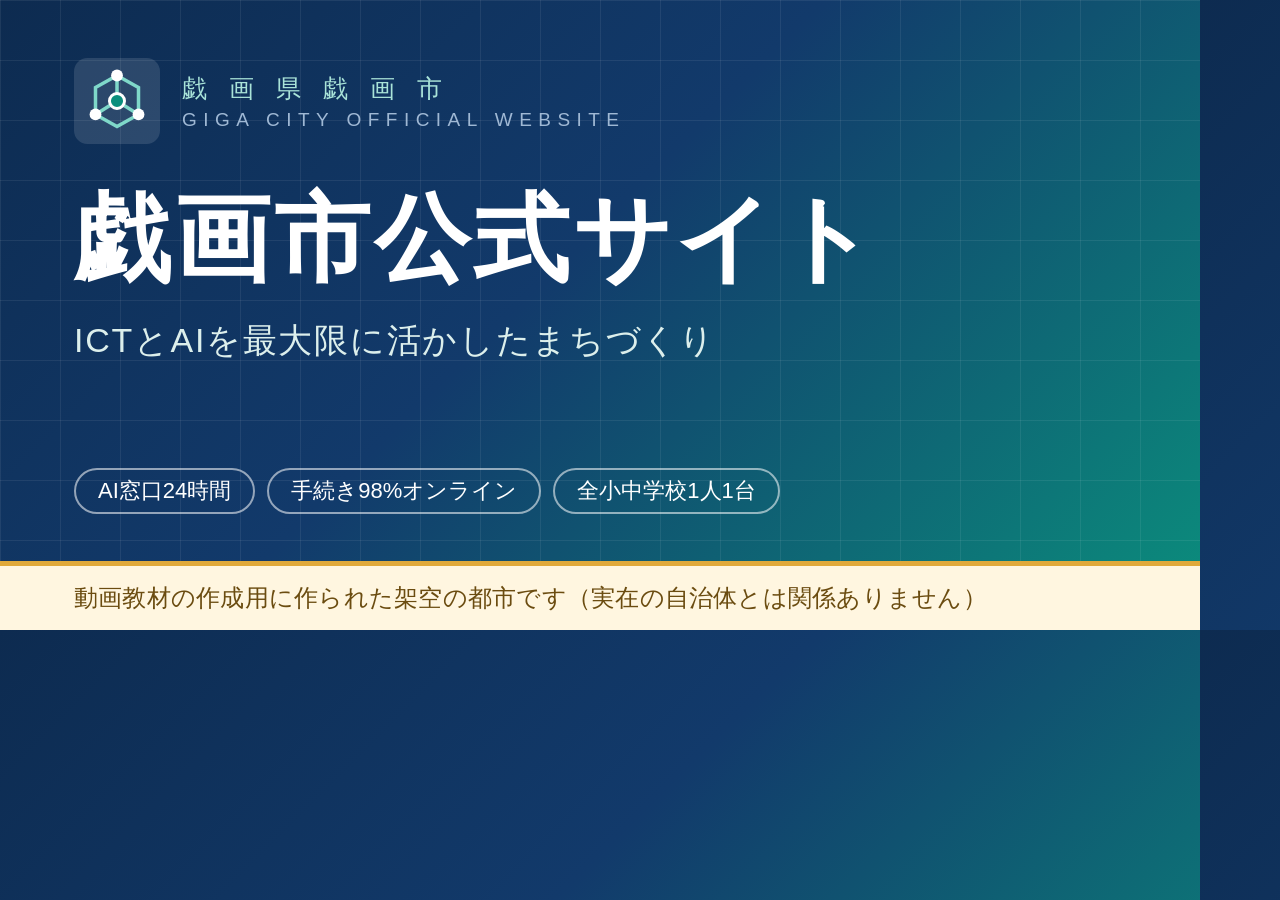
<file: assets/ogp-source.html>
<!DOCTYPE html>
<html lang="ja">
<head>
<meta charset="UTF-8">
<title>OGP画像の元データ（1200×630）</title>
<!-- assets/ogp.png はこのファイルをヘッドレスChromeで1200×630でスクリーンショットして作る。
     再生成コマンド:
     "/Applications/Google Chrome.app/Contents/MacOS/Google Chrome" --headless=new --hide-scrollbars \
       --window-size=1200,630 --screenshot=assets/ogp.png file://<絶対パス>/assets/ogp-source.html -->
<style>
  * { margin: 0; padding: 0; box-sizing: border-box; }
  html, body { width: 1200px; height: 630px; overflow: hidden; }
  body {
    font-family: "Hiragino Kaku Gothic ProN", "Hiragino Sans", "Yu Gothic", "Noto Sans JP", sans-serif;
    background: linear-gradient(135deg, #0d2b50 0%, #123a6b 45%, #0b8f7d 100%);
    color: #fff; position: relative;
  }
  .grid-bg {
    position: absolute; inset: 0;
    background-image:
      linear-gradient(rgba(255,255,255,0.07) 1px, transparent 1px),
      linear-gradient(90deg, rgba(255,255,255,0.07) 1px, transparent 1px);
    background-size: 60px 60px;
  }
  .inner { position: relative; padding: 58px 74px 116px; height: 100%; display: flex; flex-direction: column; }
  .top { display: flex; align-items: center; gap: 22px; }
  .top svg { width: 86px; height: 86px; }
  .pref { font-size: 25px; letter-spacing: 0.3em; color: #a9e3d8; }
  .en { font-size: 19px; letter-spacing: 0.34em; color: #9fb8d4; margin-top: 4px; }
  h1 { font-size: 96px; font-weight: 700; letter-spacing: 0.04em; margin-top: 40px; line-height: 1.15; }
  .catch { font-size: 34px; margin-top: 24px; color: #dcefec; letter-spacing: 0.05em; }
  .tags { margin-top: auto; display: flex; gap: 12px; align-items: center; }
  .tags span {
    border: 2px solid rgba(255,255,255,0.55); border-radius: 999px;
    font-size: 22px; padding: 6px 22px; color: #fff;
  }
  .fiction {
    position: absolute; left: 0; right: 0; bottom: 0;
    background: #fff6e0; color: #6b4c10; border-top: 5px solid #e0a93a;
    font-size: 24px; padding: 16px 74px; letter-spacing: 0.01em; white-space: nowrap;
  }
</style>
</head>
<body>
<div class="grid-bg"></div>
<div class="inner">
  <div class="top">
    <svg viewBox="0 0 64 64">
      <rect width="64" height="64" rx="10" fill="#ffffff" opacity="0.12"/>
      <g fill="none" stroke="#7fd8c9" stroke-width="2.6" stroke-linecap="round">
        <path d="M32 13 L48 22 L48 42 L32 51 L16 42 L16 22 Z"/>
        <path d="M32 13 L32 32 L48 42 M32 32 L16 42"/>
      </g>
      <g fill="#ffffff">
        <circle cx="32" cy="13" r="4.4"/><circle cx="48" cy="42" r="4.4"/><circle cx="16" cy="42" r="4.4"/>
      </g>
      <circle cx="32" cy="32" r="5.6" fill="#0b8f7d" stroke="#ffffff" stroke-width="2.2"/>
    </svg>
    <div>
      <div class="pref">戯 画 県 戯 画 市</div>
      <div class="en">GIGA CITY OFFICIAL WEBSITE</div>
    </div>
  </div>
  <h1>戯画市公式サイト</h1>
  <p class="catch">ICTとAIを最大限に活かしたまちづくり</p>
  <div class="tags">
    <span>AI窓口24時間</span><span>手続き98%オンライン</span><span>全小中学校1人1台</span>
  </div>
</div>
<div class="fiction">動画教材の作成用に作られた架空の都市です（実在の自治体とは関係ありません）</div>
</body>
</html>
</file>
<file: assets/style.css>
@charset "UTF-8";
/* 戯画県戯画市 公式サイト（架空・動画教材用）共通スタイル */

:root {
  --navy: #123a6b;
  --navy-dark: #0d2b50;
  --teal: #0b8f7d;
  --teal-soft: #e4f4f1;
  --ink: #23303d;
  --ink-soft: #5a6875;
  --bg: #f6f8fb;
  --card: #ffffff;
  --line: #dfe5ec;
  --amber-bg: #fff6e0;
  --amber-line: #e0a93a;
  --radius: 12px;
}

* { margin: 0; padding: 0; box-sizing: border-box; }

html { scroll-behavior: smooth; }

body {
  font-family: "Hiragino Kaku Gothic ProN", "Hiragino Sans", "Yu Gothic", "Noto Sans JP", "Meiryo", sans-serif;
  color: var(--ink);
  background: var(--bg);
  line-height: 1.85;
  font-size: 16px;
  -webkit-text-size-adjust: 100%;
}

img, svg { max-width: 100%; }

a { color: #0f5aa8; }
a:hover { color: var(--teal); }

.wrap { max-width: 960px; margin: 0 auto; padding: 0 20px; }

/* ===== 架空サイトの告知バー ===== */
.fiction-bar {
  background: var(--amber-bg);
  border-bottom: 2px solid var(--amber-line);
  font-size: 0.86rem;
  color: #6b4c10;
  padding: 8px 0;
}
.fiction-bar .wrap { display: flex; gap: 10px; align-items: flex-start; }
.fiction-bar strong { white-space: nowrap; }

/* ===== ヘッダー ===== */
.site-header { background: #fff; border-bottom: 1px solid var(--line); }
.site-header .wrap {
  display: flex; align-items: center; gap: 14px;
  padding-top: 14px; padding-bottom: 14px; flex-wrap: wrap;
}
.emblem { width: 46px; height: 46px; flex: none; }
.site-title { line-height: 1.35; }
.site-title .pref { display: block; font-size: 0.74rem; color: var(--ink-soft); letter-spacing: 0.14em; }
.site-title .name { font-size: 1.32rem; font-weight: 700; color: var(--navy); letter-spacing: 0.04em; }
.site-title .name a { color: inherit; text-decoration: none; }
.site-title .en { display: block; font-size: 0.68rem; color: var(--ink-soft); letter-spacing: 0.18em; }
.header-tag {
  margin-left: auto; font-size: 0.78rem; color: var(--teal);
  border: 1px solid var(--teal); border-radius: 999px; padding: 3px 12px; white-space: nowrap;
}

/* ===== グローバルナビ ===== */
.gnav { background: var(--navy); }
.gnav ul { list-style: none; display: flex; flex-wrap: wrap; }
.gnav a {
  display: block; color: #fff; text-decoration: none;
  font-size: 0.92rem; padding: 12px 18px; letter-spacing: 0.03em;
  border-right: 1px solid rgba(255,255,255,0.16);
}
.gnav a:hover { background: var(--navy-dark); color: #fff; }
.gnav a[aria-current="page"] { background: var(--teal); }

/* ===== ヒーロー ===== */
.hero {
  background: linear-gradient(135deg, #123a6b 0%, #0b8f7d 100%);
  color: #fff; padding: 52px 0;
}
.hero .catch { font-size: 1.9rem; font-weight: 700; letter-spacing: 0.04em; line-height: 1.5; }
.hero .lead { margin-top: 14px; font-size: 1rem; max-width: 40em; color: #eaf5f3; }
.hero .badges { margin-top: 20px; display: flex; gap: 8px; flex-wrap: wrap; }
.hero .badges span {
  background: rgba(255,255,255,0.16); border: 1px solid rgba(255,255,255,0.4);
  border-radius: 999px; font-size: 0.8rem; padding: 3px 13px;
}

/* ===== ページ見出し（下層ページ） ===== */
.page-head { background: var(--navy); color: #fff; padding: 30px 0; }
.page-head h1 { font-size: 1.55rem; letter-spacing: 0.04em; }
.page-head p { margin-top: 6px; font-size: 0.9rem; color: #d5e2f0; }
.breadcrumb { font-size: 0.8rem; color: var(--ink-soft); padding: 10px 0; }
.breadcrumb a { color: var(--ink-soft); }

/* ===== セクション ===== */
main section { padding: 40px 0 4px; }
h2 {
  font-size: 1.22rem; color: var(--navy);
  border-left: 6px solid var(--teal); padding-left: 12px; margin-bottom: 8px;
}
h3 { font-size: 1.02rem; color: var(--navy); margin-bottom: 4px; }
.sec-lead { font-size: 0.93rem; color: var(--ink-soft); margin-bottom: 18px; }
p + p { margin-top: 12px; }

/* ===== カード・グリッド ===== */
.grid { display: grid; gap: 14px; grid-template-columns: repeat(auto-fit, minmax(250px, 1fr)); }
.card {
  background: var(--card); border: 1px solid var(--line); border-radius: var(--radius);
  padding: 18px 20px; box-shadow: 0 1px 3px rgba(18,58,107,0.05);
}
.card h3 { margin-bottom: 6px; }
.card p { font-size: 0.9rem; color: var(--ink-soft); }
a.card { display: block; text-decoration: none; color: inherit; transition: box-shadow .15s, transform .15s; }
a.card:hover { box-shadow: 0 4px 14px rgba(18,58,107,0.12); transform: translateY(-2px); }
.card .icon { font-size: 1.5rem; line-height: 1; }

/* ===== お知らせ一覧 ===== */
.news { background: var(--card); border: 1px solid var(--line); border-radius: var(--radius); overflow: hidden; }
.news li { list-style: none; display: flex; gap: 14px; padding: 13px 20px; border-top: 1px solid var(--line); flex-wrap: wrap; }
.news li:first-child { border-top: none; }
.news time { font-size: 0.84rem; color: var(--ink-soft); white-space: nowrap; font-variant-numeric: tabular-nums; }
.news .tag {
  font-size: 0.72rem; background: var(--teal-soft); color: #06695c;
  border-radius: 4px; padding: 1px 8px; white-space: nowrap; align-self: center;
}
.news .tag.info { background: #e7eefa; color: #17457f; }
.news .tag.event { background: #fdeef0; color: #9c2b3d; }
.news .title { font-size: 0.94rem; flex: 1 1 16em; }

/* ===== 数字で見る ===== */
.stats { display: grid; gap: 12px; grid-template-columns: repeat(auto-fit, minmax(150px, 1fr)); }
.stat {
  background: var(--card); border: 1px solid var(--line); border-radius: var(--radius);
  padding: 16px; text-align: center;
}
.stat .num { font-size: 1.5rem; font-weight: 700; color: var(--teal); font-variant-numeric: tabular-nums; }
.stat .label { font-size: 0.8rem; color: var(--ink-soft); }

/* ===== テーブル ===== */
.table-scroll { overflow-x: auto; }
table { border-collapse: collapse; width: 100%; background: var(--card); font-size: 0.92rem; }
th, td { border: 1px solid var(--line); padding: 9px 12px; text-align: left; vertical-align: top; }
th { background: #eef2f7; color: var(--navy); white-space: nowrap; }

/* ===== 注意書きボックス ===== */
.notice {
  background: var(--amber-bg); border: 1px solid var(--amber-line);
  border-radius: var(--radius); padding: 16px 20px; font-size: 0.9rem; color: #5f4410;
}
.notice h3 { color: #7a5310; }
.callout {
  background: var(--teal-soft); border-left: 5px solid var(--teal);
  border-radius: 0 var(--radius) var(--radius) 0; padding: 14px 18px; font-size: 0.92rem;
}

ul.dots, ol.nums { padding-left: 1.4em; font-size: 0.94rem; }
ul.dots li, ol.nums li { margin-bottom: 4px; }

/* ===== フッター ===== */
.site-footer { margin-top: 52px; background: var(--navy-dark); color: #cfdcea; font-size: 0.86rem; padding: 34px 0 26px; }
.site-footer h2 { color: #fff; border-left-color: var(--teal); font-size: 1rem; margin-bottom: 10px; }
.site-footer a { color: #a8d8d0; }
.site-footer .cols { display: grid; gap: 20px; grid-template-columns: repeat(auto-fit, minmax(240px, 1fr)); }
.site-footer .fine { margin-top: 22px; padding-top: 16px; border-top: 1px solid rgba(255,255,255,0.18); font-size: 0.8rem; color: #a7b8cb; }

@media (max-width: 600px) {
  .hero { padding: 36px 0; }
  .hero .catch { font-size: 1.4rem; }
  .site-title .name { font-size: 1.1rem; }
  .header-tag { display: none; }
  .gnav a { font-size: 0.86rem; padding: 10px 13px; }
}
</file>
